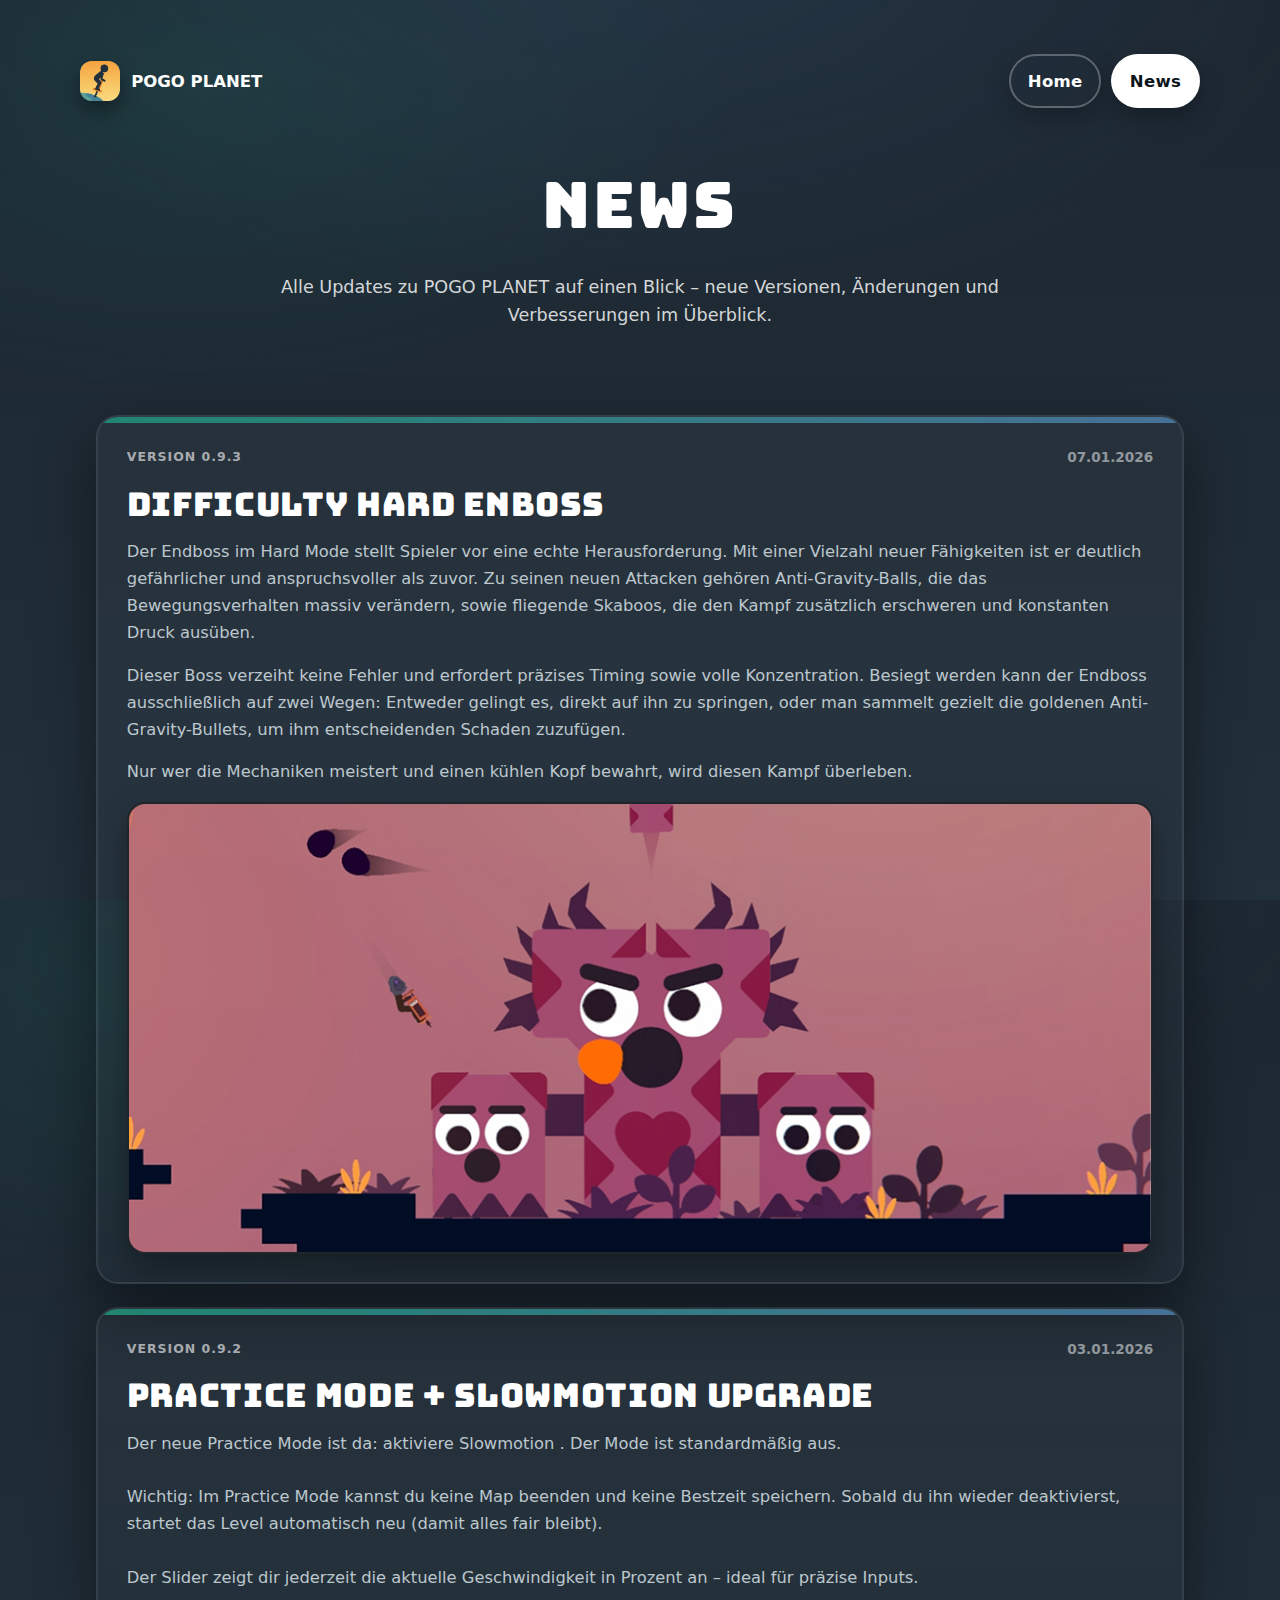
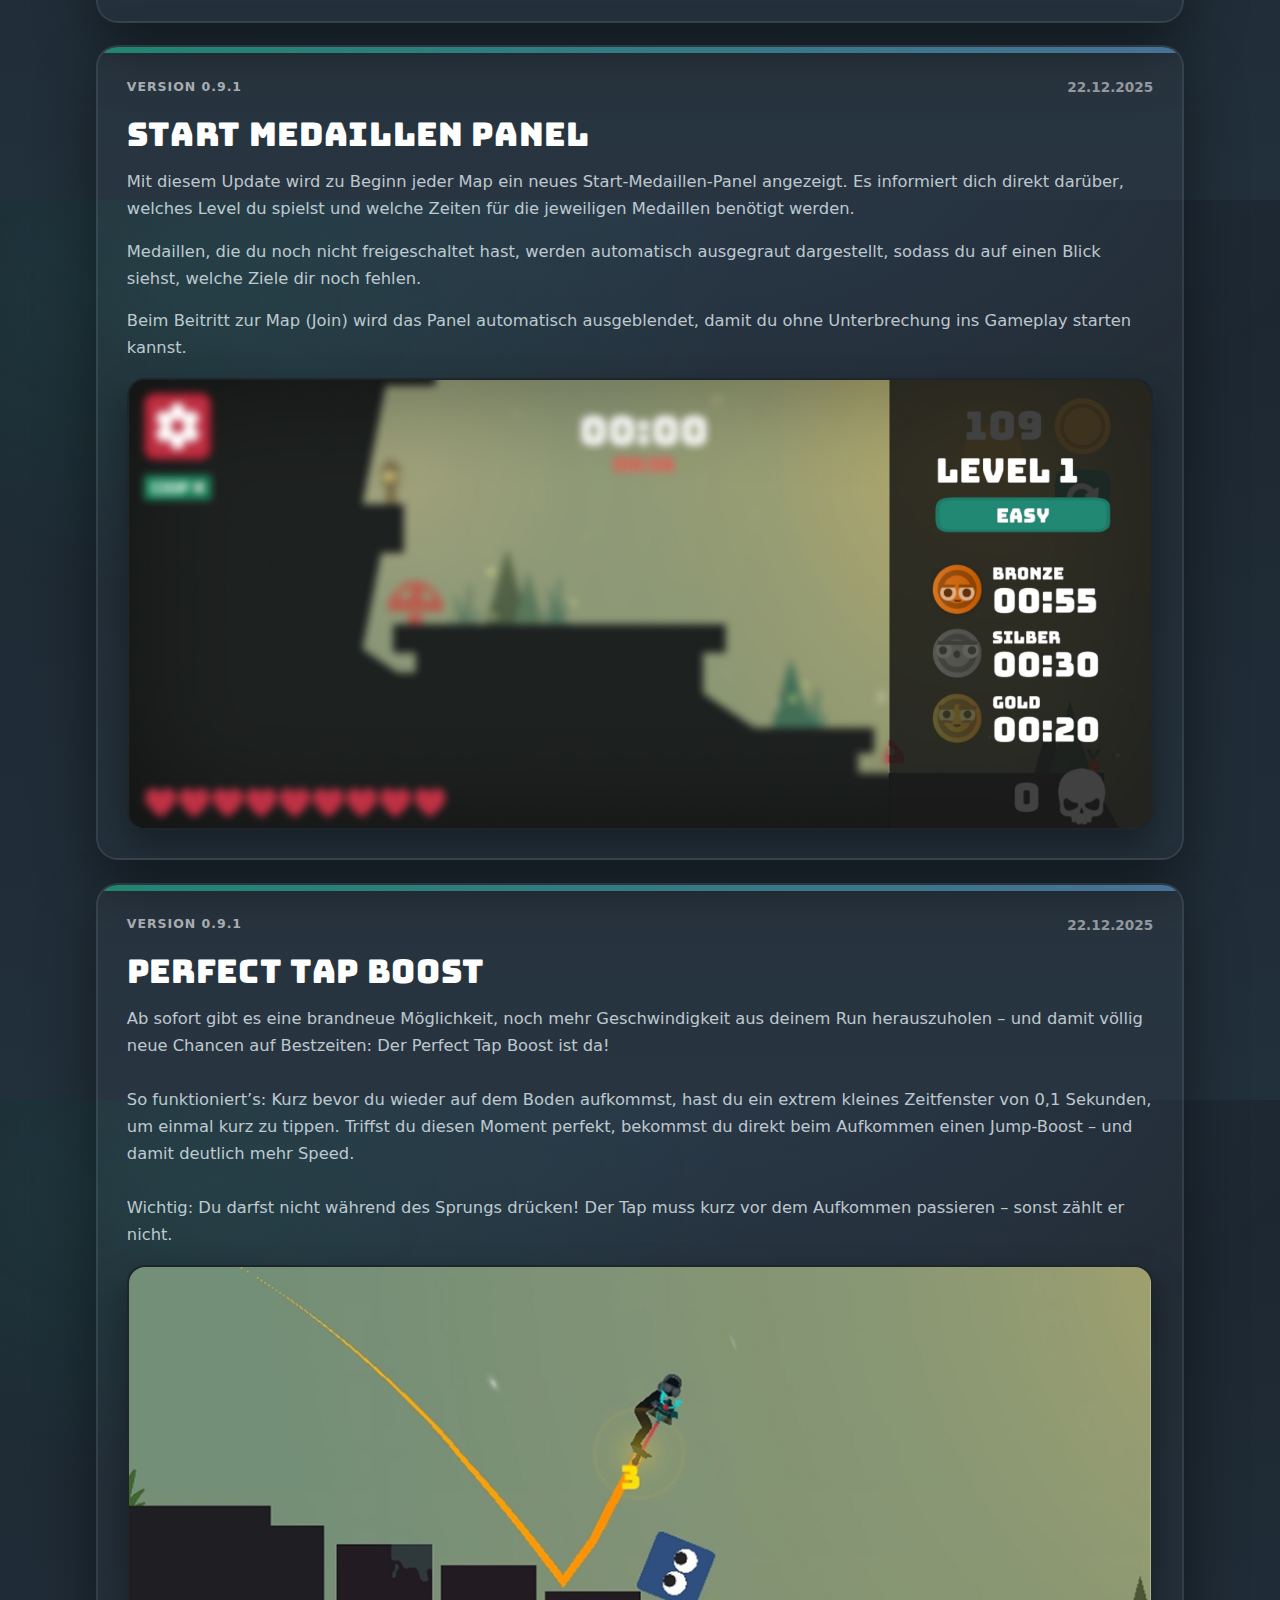
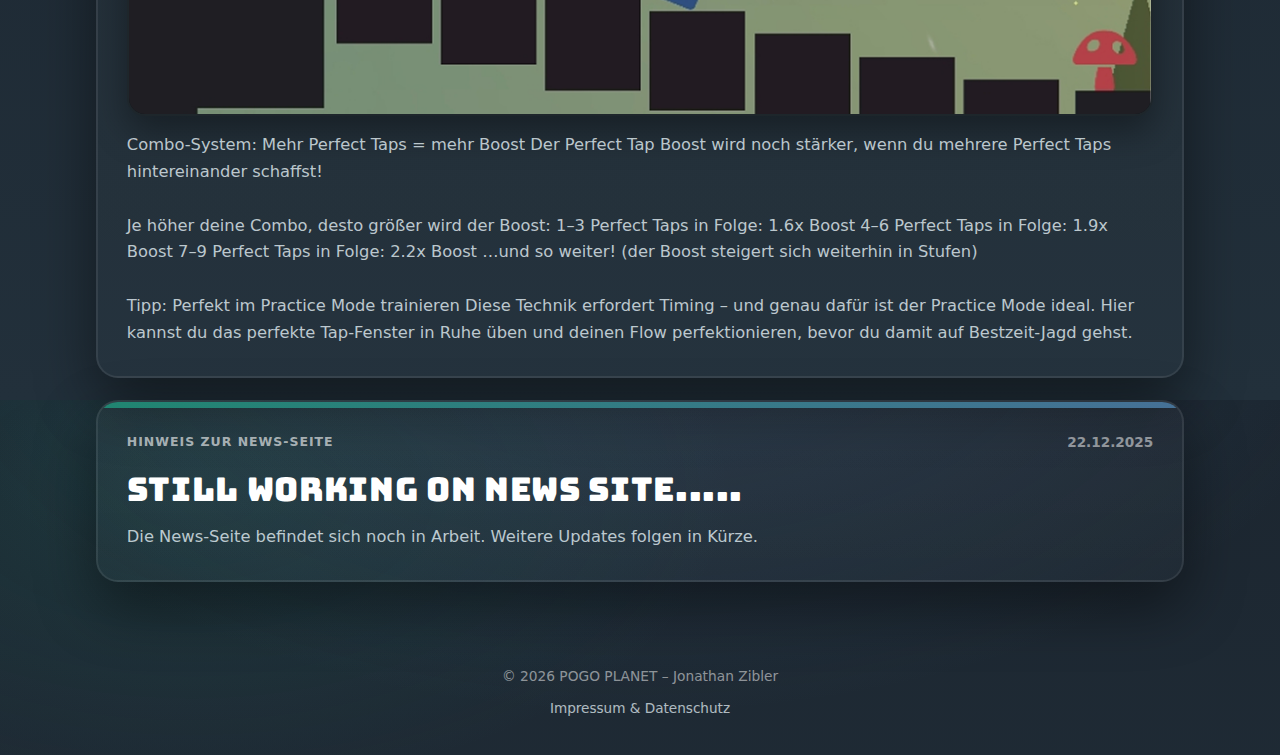
<file: news.html>
<!DOCTYPE html>
<html lang="de" class="no-js">
<head>
  <meta charset="utf-8" />
  <meta name="viewport" content="width=device-width, initial-scale=1, viewport-fit=cover" />
  <title>POGO PLANET – News</title>
  <meta name="description" content="POGO PLANET – News & Updates." />
  <meta name="theme-color" content="#26283B" />
  <meta name="color-scheme" content="dark light" />
  <link rel="icon" href="favicon.svg" type="image/svg+xml">

  <!-- Font -->
  <link rel="preload" href="./Bungee-Regular.ttf" as="font" type="font/ttf" crossorigin>

  <script>
    document.documentElement.classList.replace('no-js', 'js');
  </script>

  <style>
    /* =========================
       FONT
    ========================== */
    @font-face {
      font-family: "Bungee";
      src: url("./Bungee-Regular.ttf") format("truetype");
      font-weight: 400;
      font-style: normal;
      font-display: swap;
    }

    /* =========================
       COLORS (wie Screenshot)
    ========================== */
    :root {
      --bg: #1c2630;               /* Seite Hintergrund */
      --bg-2: #22303b;             /* leichte Variation */
      --card: #0f1b22;             /* Dark Card */
      --card-2: #0b1419;           /* Card Border */
      --ink: #e7f3f8;
      --muted: rgba(231,243,248,.78);
      --headline: #ffffff;
      --accent: #208A74;           /* Pogo Green */
      --accent-2: #48759C;         /* Pogo Blue */
      --shadow: 0 24px 60px rgba(0,0,0,.45);
      --radius: 22px;
      --gutter: clamp(18px, 4vw, 40px);
      --maxw: 1120px;
    }

    * { box-sizing: border-box; }
    html, body { height: 100%; }
    body {
      margin: 0;
      font: clamp(15px, 1.6vw, 16.5px)/1.65 system-ui, -apple-system, Segoe UI, Roboto, Ubuntu, Cantarell, Arial;
      background: radial-gradient(1200px 700px at 50% -120px, rgba(72,117,156,.22), rgba(0,0,0,0) 62%),
                  radial-gradient(900px 500px at 15% 10%, rgba(32,138,116,.16), rgba(0,0,0,0) 60%),
                  linear-gradient(var(--bg), var(--bg-2));
      color: var(--ink);
      -webkit-text-size-adjust: 100%;
      text-rendering: optimizeLegibility;
    }

    a { color: inherit; text-decoration: none; }
    img { max-width: 100%; display: block; }

    .container {
      width: min(var(--maxw), 100% - 2rem);
      margin-inline: auto;
      padding-inline: 1rem;
    }

    /* =========================
       TOPBAR wie deine Hero
    ========================== */
    header.hero {
      padding: clamp(1.6rem, 5vw, 2.6rem) 0 clamp(1.5rem, 5vw, 2.6rem);
      position: relative;
      overflow: hidden;
    }

    .topbar {
      position: sticky;
      top: 0;
      z-index: 60;
      display: flex;
      justify-content: space-between;
      align-items: center;
      gap: 1rem;
      padding: .8rem 0;
      padding-top: max(.8rem, env(safe-area-inset-top));
      transition: background-color .2s ease, backdrop-filter .2s ease, box-shadow .2s ease;
    }

    .topbar.is-sticky {
      backdrop-filter: saturate(140%) blur(12px);
      background: rgba(15, 27, 34, .65);
      box-shadow: 0 8px 26px rgba(0,0,0,.34);
      border-bottom: 1px solid rgba(255,255,255,.10);
    }

    .brand {
      display: flex;
      align-items: center;
      gap: .7rem;
      font-weight: 900;
      color: #fff;
    }

    .brand-mark {
      width: 40px;
      height: 40px;
      border-radius: 12px;
      background: var(--accent-2);
      overflow: hidden;
      box-shadow: 0 10px 18px rgba(0,0,0,.35);
      flex: none;
    }

    .brand-mark img {
      width: 100%;
      height: 100%;
      object-fit: cover;
    }

    nav {
      display: flex;
      gap: .6rem;
      flex-wrap: wrap;
      justify-content: flex-end;
    }

    .btn {
      display: inline-flex;
      align-items: center;
      justify-content: center;
      gap: .55rem;
      padding: .70rem 1.05rem;
      border-radius: 999px;
      font-weight: 900;
      letter-spacing: .02em;
      border: 2px solid transparent;
      box-shadow: 0 10px 24px rgba(0,0,0,.25);
      transition: .2s ease transform, .2s ease box-shadow, .2s ease background;
      white-space: nowrap;
      cursor: pointer;
    }

    .btn--ghost {
      background: transparent;
      border-color: rgba(255,255,255,.28);
      color: #fff;
    }
    .btn--ghost:hover {
      transform: translateY(-2px);
      background: rgba(255,255,255,.06);
    }

    .btn--secondary {
      background: #fff;
      color: #0b1419;
    }
    .btn--secondary:hover { transform: translateY(-2px); }

    /* =========================
       HERO TITLE
    ========================== */
    .hero-title {
      text-align: center;
      margin-top: 2rem;
    }

    .hero-title h1 {
      font-family: "Bungee", system-ui;
      font-weight: 400;
      margin: 0;
      font-size: clamp(2.2rem, 5vw, 4.2rem);
      letter-spacing: .04em;
      color: #ffffff;
      text-transform: uppercase;
    }

    .hero-title p {
      margin: .9rem auto 0;
      max-width: 66ch;
      color: rgba(255,255,255,.82);
      font-size: clamp(1rem, 2.1vw, 1.1rem);
      line-height: 1.6;
    }

    /* =========================
       NEWS LIST (1er Blöcke)
    ========================== */
    main {
      padding: 0 0 clamp(3rem, 7vw, 5rem);
    }

    .news-list {
      display: grid;
      gap: 1.4rem;
      margin-top: clamp(1.8rem, 5vw, 2.8rem);
    }

    .news-card {
      position: relative;
      background: linear-gradient(180deg, rgba(255,255,255,.03), rgba(255,255,255,.015));
      border: 2px solid rgba(255,255,255,.08);
      border-radius: var(--radius);
      box-shadow: var(--shadow);
      overflow: hidden;
    }

    .news-inner {
      padding: clamp(1.2rem, 3vw, 1.8rem);
      display: grid;
      gap: 1rem;
    }

    /* Header-Bereich im Card */
    .news-meta {
      display: flex;
      flex-wrap: wrap;
      align-items: center;
      justify-content: space-between;
      gap: .75rem;
      margin-bottom: .15rem;
    }

    .version {
      font-weight: 900;
      letter-spacing: .08em;
      text-transform: uppercase;
      font-size: .78rem;
      color: rgba(255,255,255,.62);
    }

    .date {
      font-weight: 900;
      font-size: .85rem;
      color: rgba(255,255,255,.50);
    }

    .news-title {
      font-family: "Bungee", system-ui;
      font-weight: 400;
      margin: 0;
      color: var(--headline);
      font-size: clamp(1.4rem, 3vw, 2.05rem);
      letter-spacing: .02em;
      line-height: 1.1;
      text-transform: uppercase;
    }

    .news-text {
      margin: 0;
      color: var(--muted);
      max-width: 100%;
      font-size: 1.02rem;
    }

    /* Bild innerhalb Card */
    .news-media {
      border-radius: 18px;
      overflow: hidden;
      border: 2px solid rgba(255,255,255,.08);
      box-shadow: 0 16px 34px rgba(0,0,0,.35);
      background: #0b1419;
    }

    .news-media img {
      width: 100%;
      height: auto;
      display: block;
      object-fit: cover;
      aspect-ratio: 16/7;
    }

    /* kleine farbige Linie wie Highlight */
    .news-card::before {
      content: "";
      position: absolute;
      inset: 0 auto auto 0;
      width: 100%;
      height: 6px;
      background: linear-gradient(90deg, var(--accent), var(--accent-2));
      opacity: .95;
    }

    /* Hover */
    .news-card:hover {
      transform: translateY(-3px);
      transition: .2s ease transform;
    }

    /* Footer */
    footer {
      text-align: center;
      opacity: .85;
      padding: 2rem 0 2.2rem;
    }

    footer small {
      color: rgba(255,255,255,.70);
    }

    /* Responsive */
    @media (max-width: 640px) {
      nav { width: 100%; justify-content: center; }
      .news-meta { flex-direction: column; align-items: flex-start; }
      .news-media img { aspect-ratio: 16/10; }
    }
  </style>
</head>

<body>

    <!-- ===== HERO / TOPBAR ===== -->
    <header class="hero">
        <div class="container topbar" role="navigation" aria-label="Hauptnavigation">
            <a class="brand" href="index.html">
                <span class="brand-mark" aria-hidden="true">
                    <img src="logo-pp.png" alt="">
                </span>
                <span>POGO PLANET</span>
            </a>

            <nav>
                <a class="btn btn--ghost" href="index.html">Home</a>
                <a class="btn btn--secondary" href="#news">News</a>
            </nav>
        </div>

        <div class="container hero-title">
            <h1>News</h1>
            <p>
                Alle Updates zu POGO PLANET auf einen Blick – neue Versionen, Änderungen und Verbesserungen im Überblick.
            </p>
        </div>
    </header>

    <!-- ===== NEWS CONTENT ===== -->
    <main id="news">
        <div class="container">
            <section class="news-list">

                <!-- ======================
                     NEWS BLOCK 1 (mit Bild)
                ======================= -->
                <article class="news-card">
                    <div class="news-inner">
                        <div class="news-meta">
                            <span class="version">Version 0.9.3</span>
                            <span class="date">07.01.2026</span>
                        </div>

                        <h2 class="news-title">Difficulty Hard Enboss</h2>

                        <p class="news-text">Der Endboss im Hard Mode stellt Spieler vor eine echte Herausforderung. Mit einer Vielzahl neuer Fähigkeiten ist er deutlich gefährlicher und anspruchsvoller als zuvor. Zu seinen neuen Attacken gehören Anti-Gravity-Balls, die das Bewegungsverhalten massiv verändern, sowie fliegende Skaboos, die den Kampf zusätzlich erschweren und konstanten Druck ausüben.&nbsp;</p>
                        <p class="news-text">Dieser Boss verzeiht keine Fehler und erfordert präzises Timing sowie volle Konzentration. Besiegt werden kann der Endboss ausschließlich auf zwei Wegen: Entweder gelingt es, direkt auf ihn zu springen, oder man sammelt gezielt die goldenen Anti-Gravity-Bullets, um ihm entscheidenden Schaden zuzufügen.&nbsp;</p>
                        <p class="news-text">Nur wer die Mechaniken meistert und einen kühlen Kopf bewahrt, wird diesen Kampf überleben.</p>
                        <div class="news-media">
                            <img src="news-1.jpg" alt="Screenshot vom neuen EASY Level Layout">
                        </div>
                    </div>
                </article>

                <!-- ======================
                     NEWS BLOCK 2 (ohne Bild)
                ======================= -->
                <article class="news-card">
                    <div class="news-inner">
                        <div class="news-meta">
                            <span class="version">Version 0.9.2</span>
                            <span class="date">03.01.2026</span>
                        </div>

                        <h2 class="news-title">Practice Mode + Slowmotion Upgrade</h2>

                        <p class="news-text">
                            Der neue Practice Mode ist da: aktiviere Slowmotion . Der Mode ist standardmäßig aus.
                            <br><br>
                            Wichtig: Im Practice Mode kannst du keine Map beenden und keine Bestzeit speichern.
                            Sobald du ihn wieder deaktivierst, startet das Level automatisch neu (damit alles fair bleibt).
                            <br><br>
                            Der Slider zeigt dir jederzeit die aktuelle Geschwindigkeit in Prozent an – ideal für präzise Inputs.
                        </p>
                    </div>
                </article>

                <!-- ======================
                     NEWS BLOCK 3 (mit Bild)
                ======================= -->
                <article class="news-card">
                    <div class="news-inner">
                        <div class="news-meta">
                            <span class="version">Version 0.9.1</span>
                            <span class="date">22.12.2025</span>
                        </div>

                        <h2 class="news-title">Start medaillen Panel</h2>

                        <p class="news-text">Mit diesem Update wird zu Beginn jeder Map ein neues Start-Medaillen-Panel angezeigt. Es informiert dich direkt darüber, welches Level du spielst und welche Zeiten für die jeweiligen Medaillen benötigt werden.&nbsp;</p>
                        <p class="news-text">Medaillen, die du noch nicht freigeschaltet hast, werden automatisch ausgegraut dargestellt, sodass du auf einen Blick siehst, welche Ziele dir noch fehlen.&nbsp;</p>
                        <p class="news-text">Beim Beitritt zur Map (Join) wird das Panel automatisch ausgeblendet, damit du ohne Unterbrechung ins Gameplay starten kannst.</p>
                        <div class="news-media">
                            <img src="news-2.jpg" alt="Screenshot von Fight Mode Arena">
                        </div>
                    </div>
                </article>

                <!-- ======================
                     NEWS BLOCK 4 (mit Bild)
                ======================= -->
                <article class="news-card">
                    <div class="news-inner">
                        <div class="news-meta">
                            <span class="version">Version 0.9.1</span>
                            <span class="date">22.12.2025</span>
                        </div>

                        <h2 class="news-title">Perfect tap boost</h2>

                        <p class="news-text">
                            Ab sofort gibt es eine brandneue Möglichkeit, noch mehr Geschwindigkeit aus deinem Run herauszuholen – und damit völlig neue Chancen auf Bestzeiten:
                            Der Perfect Tap Boost ist da!
                            <br><br>
                            So funktioniert’s:

                            Kurz bevor du wieder auf dem Boden aufkommst, hast du ein extrem kleines Zeitfenster von 0,1 Sekunden, um einmal kurz zu tippen.
                            Triffst du diesen Moment perfekt, bekommst du direkt beim Aufkommen einen Jump-Boost – und damit deutlich mehr Speed.
                            <br><br>
                            Wichtig:
                            Du darfst nicht während des Sprungs drücken!
                            Der Tap muss kurz vor dem Aufkommen passieren – sonst zählt er nicht.
                        </p>

                        <div class="news-media">
                            <img src="news-3.jpg" alt="Screenshot von Fight Mode Arena">
                        </div>

                        <p class="news-text">
                            Combo-System: Mehr Perfect Taps = mehr Boost

                            Der Perfect Tap Boost wird noch stärker, wenn du mehrere Perfect Taps hintereinander schaffst!
                            <br><br>
                            Je höher deine Combo, desto größer wird der Boost:

                            1–3 Perfect Taps in Folge: 1.6x Boost

                            4–6 Perfect Taps in Folge: 1.9x Boost

                            7–9 Perfect Taps in Folge: 2.2x Boost

                            …und so weiter! (der Boost steigert sich weiterhin in Stufen)
                            <br><br>
                            Tipp: Perfekt im Practice Mode trainieren

                            Diese Technik erfordert Timing – und genau dafür ist der Practice Mode ideal.
                            Hier kannst du das perfekte Tap-Fenster in Ruhe üben und deinen Flow perfektionieren, bevor du damit auf Bestzeit-Jagd gehst.
                        </p>

                    </div>
                </article>

                <!-- ======================
                     NEWS BLOCK 4 (mit Bild)
                ======================= -->
                <article class="news-card">
                    <div class="news-inner">
                        <div class="news-meta">
                            <span class="version">Hinweis zur News-Seite</span>
                            <span class="date">22.12.2025</span>
                        </div>

                        <h2 class="news-title">STILL WORKING ON NEWS site.....&nbsp;&nbsp;</h2>

                        <p class="news-text">
                            Die News-Seite befindet sich noch in Arbeit. Weitere Updates folgen in Kürze.
                        </p>



                    </div>
                </article>

            </section>
        </div>
    </main>


    <footer class="section" style="padding-top:0">
        <div class="container" style="text-align:center; opacity:.85">
            <small>© <span id="year"></span> POGO PLANET – Jonathan Zibler</small>
            <div style="margin-top:.5rem; font-size:.85rem">
                <a href="label.html">Impressum &amp; Datenschutz</a>
            </div>
        </div>
    </footer>

    <script>
        // Sticky topbar
        (function () {
            const topbar = document.querySelector('.hero .topbar');
            if (!topbar) return;
            const onScroll = () => topbar.classList.toggle('is-sticky', window.scrollY > 10);
            addEventListener('scroll', onScroll, { passive: true });
            addEventListener('resize', onScroll);
            onScroll();
        })();

        // Footer Jahr
        (function () {
            const year = document.getElementById('year');
            if (year) year.textContent = new Date().getFullYear();
        })();
    </script>

</body>
</html>
</file>
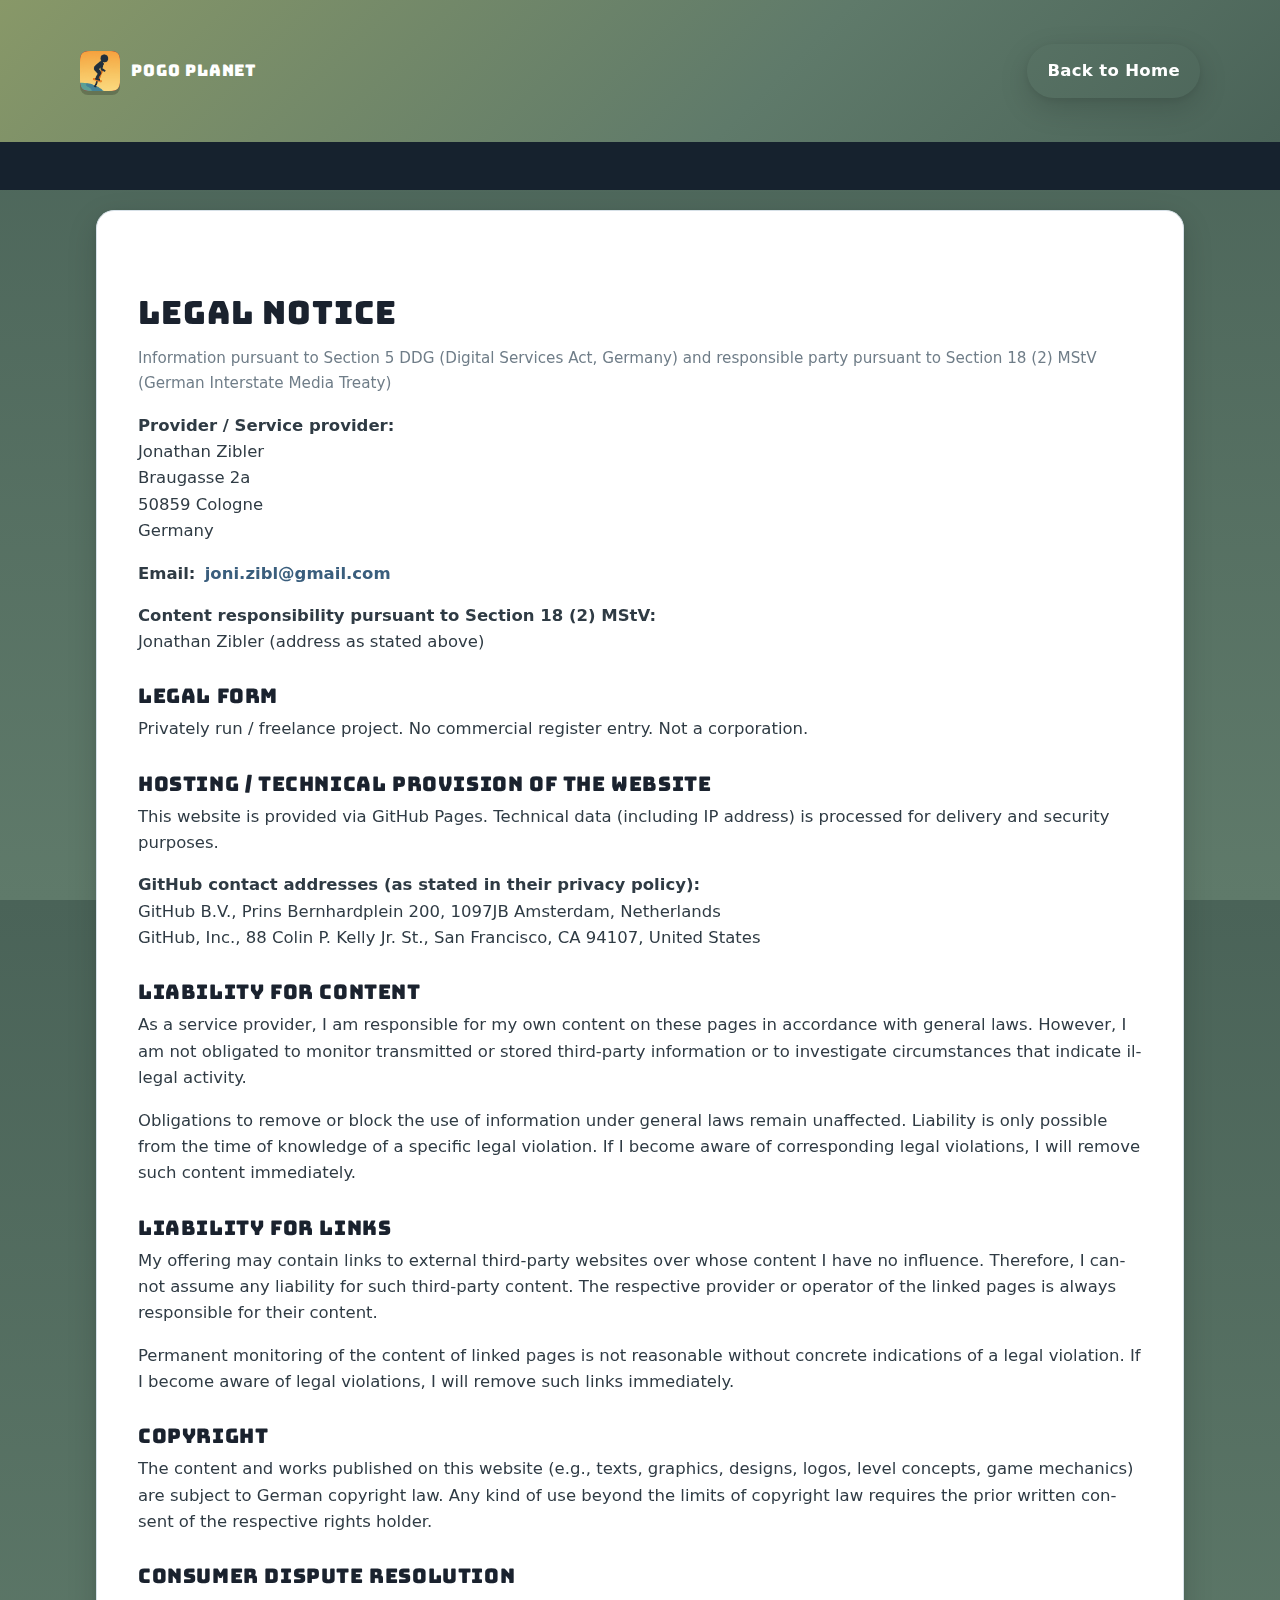
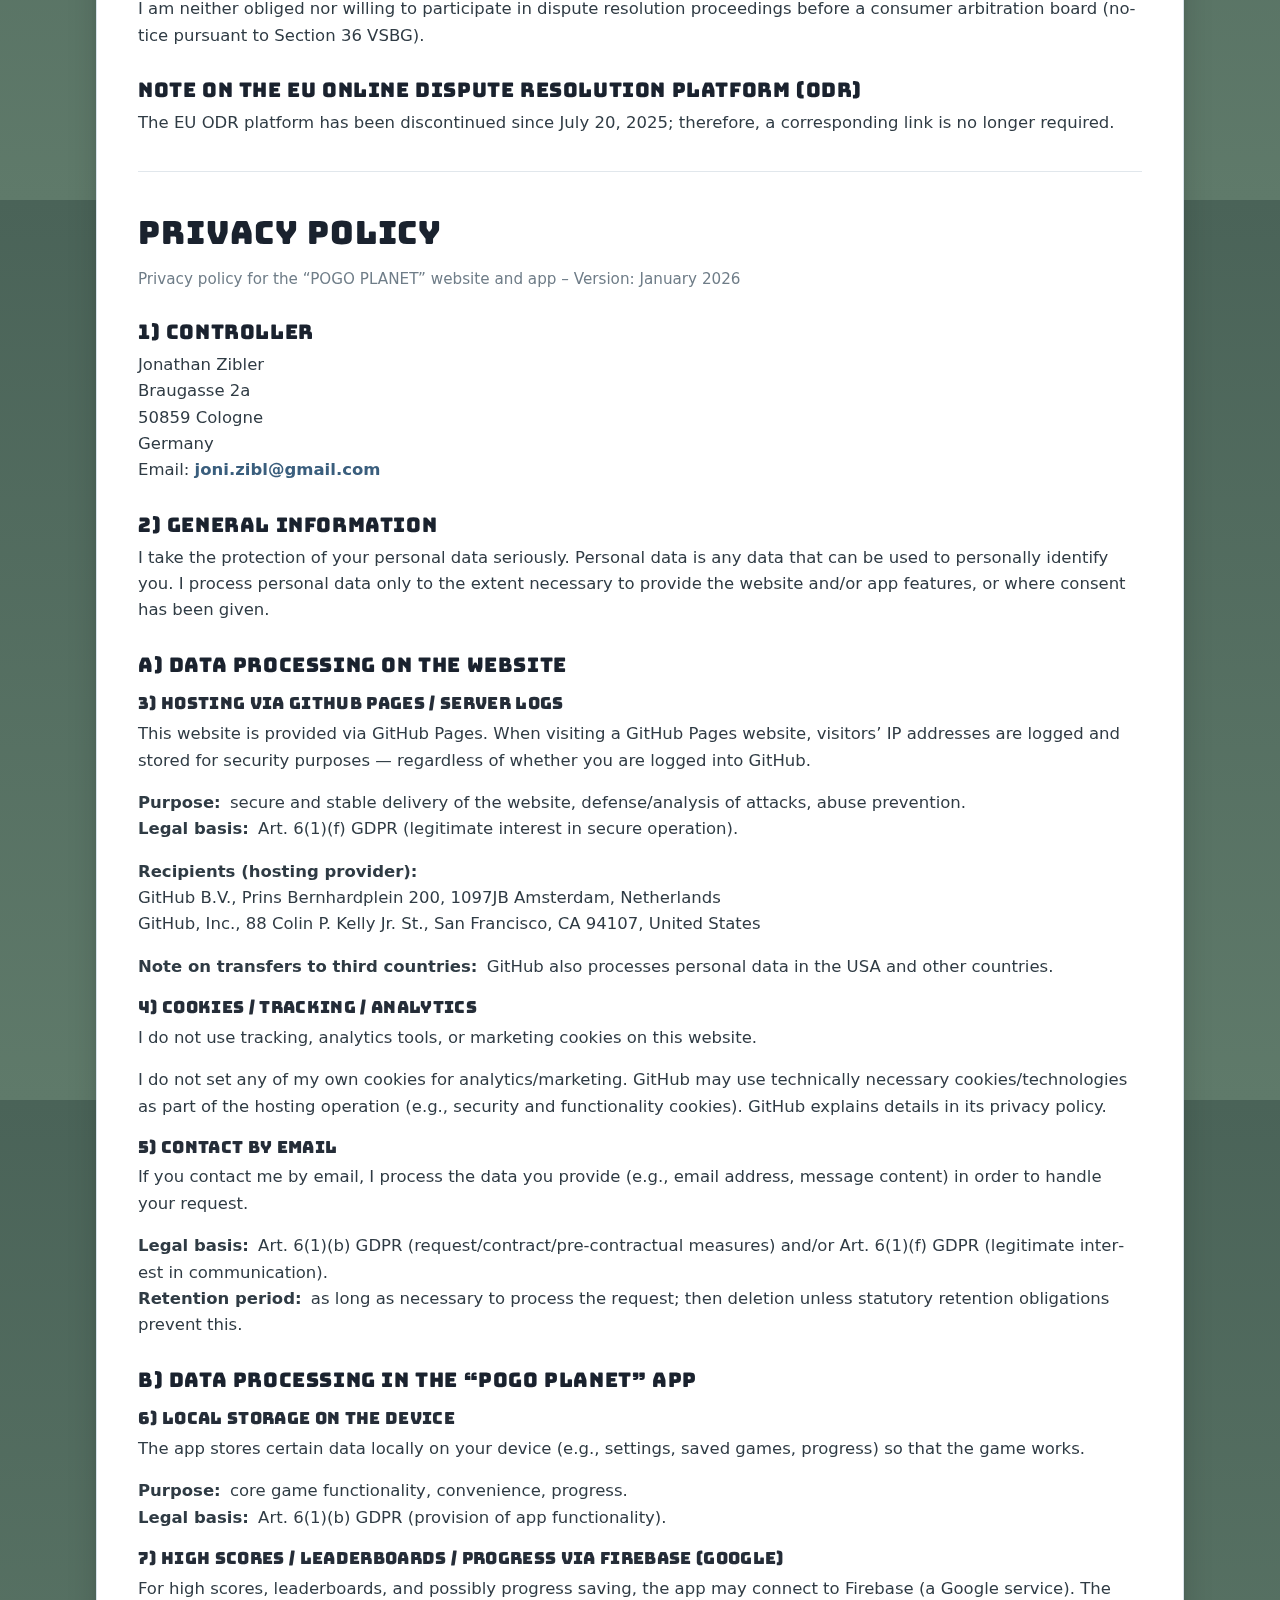
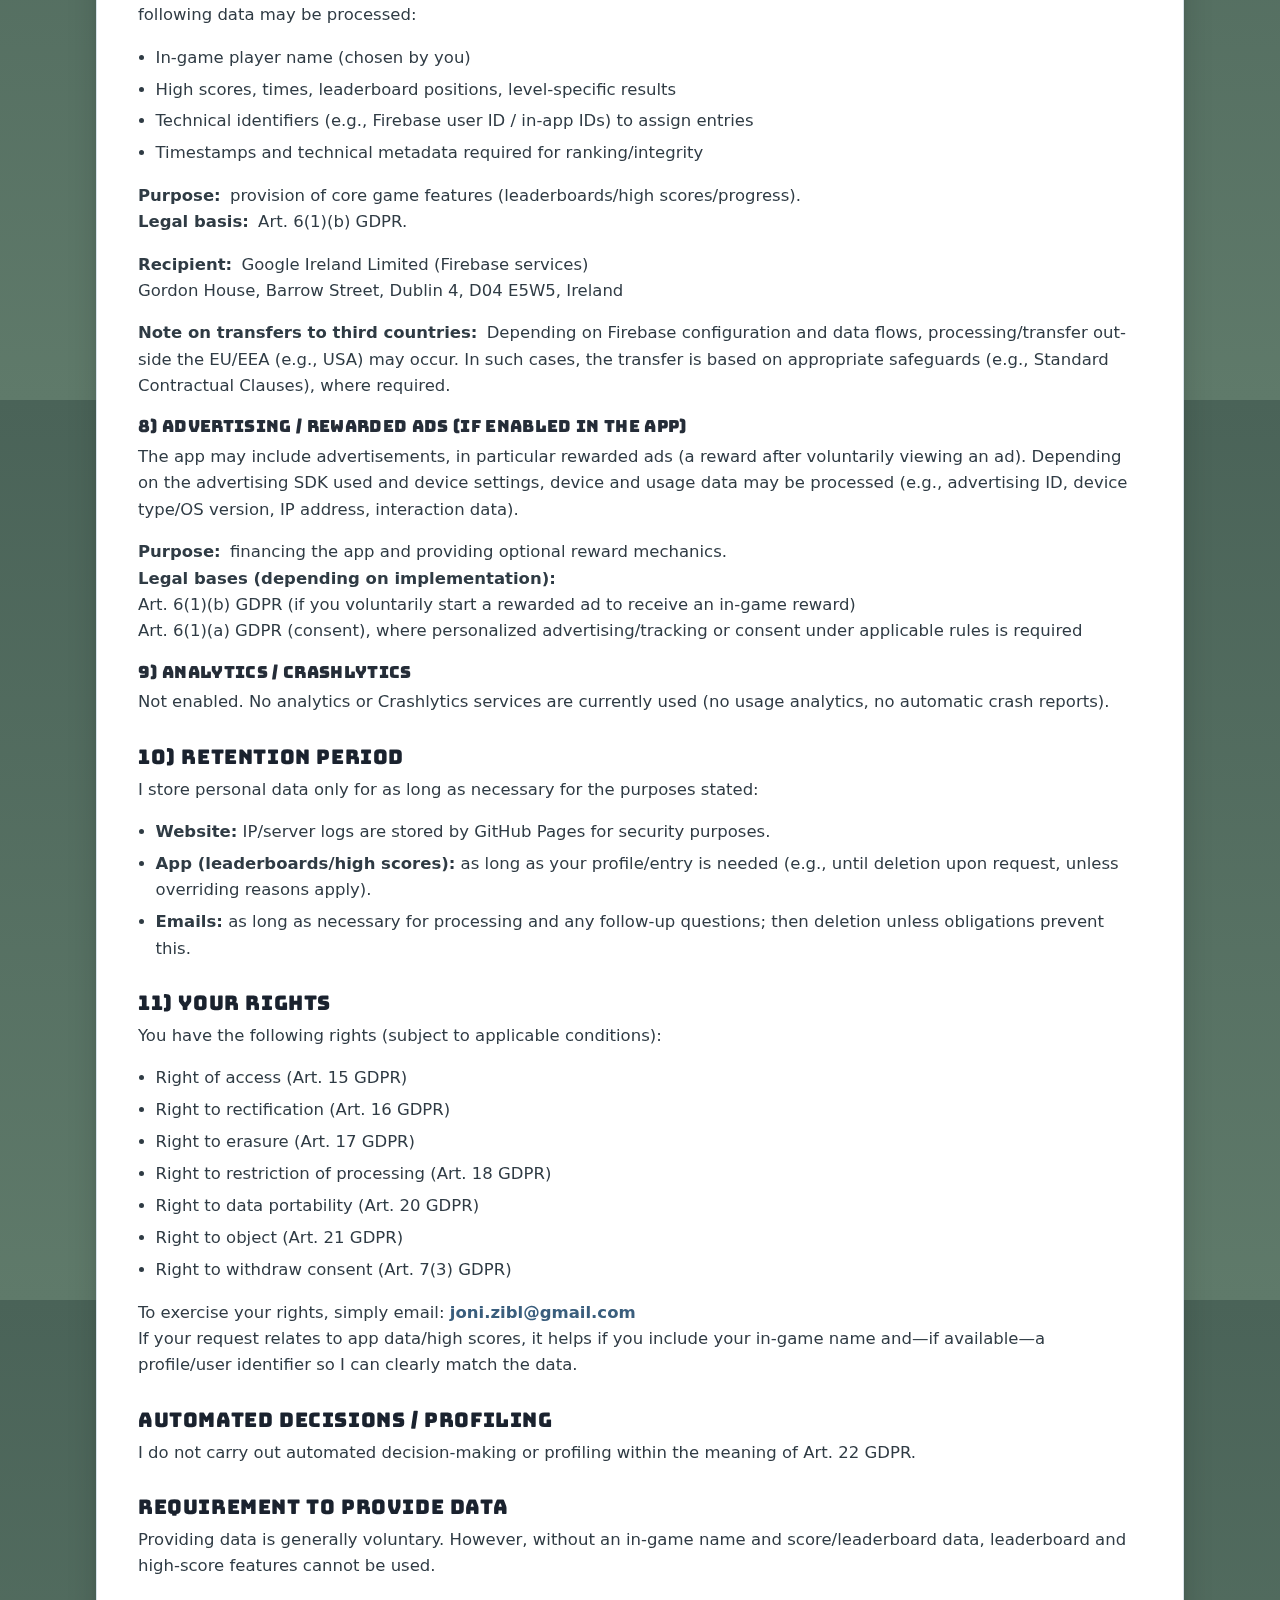
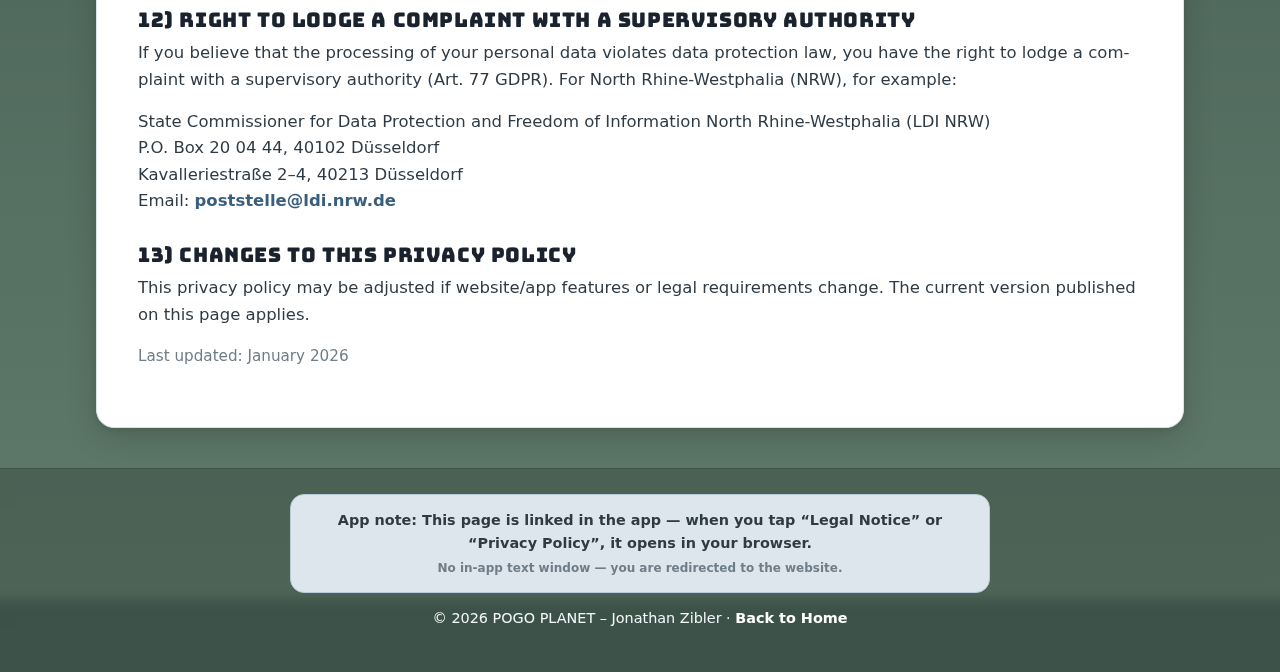
<file: pages/legal.html>
<!DOCTYPE html>
<html lang="en" class="no-js">

<head>
  <meta charset="utf-8" />
  <meta name="viewport" content="width=device-width, initial-scale=1, viewport-fit=cover" />
  <title>POGO PLANET – Legal Notice & Privacy Policy</title>
  <meta name="description" content="Legal notice and privacy policy for the POGO PLANET website and app." />
  <meta name="theme-color" content="#BE3144" />
  <meta name="color-scheme" content="light dark" />
  <link rel="icon" href="../assets/img/favicon.svg" type="image/svg+xml">

  <!-- Fonts -->
  <link rel="preload" href="../assets/fonts/Bungee-Regular.ttf" as="font" type="font/ttf" crossorigin>

  <!-- Styles -->
  <link rel="stylesheet" href="../styles/main.css">
  <link rel="stylesheet" href="../styles/components/header.css">
  <link rel="stylesheet" href="../styles/components/buttons.css">
  <link rel="stylesheet" href="../styles/components/cards.css">
  <link rel="stylesheet" href="../styles/components/footer.css">
  <link rel="stylesheet" href="../styles/pages/legal.css">

  <!-- Scripts -->
  <script src="../scripts/main.js" defer></script>
</head>

<body>

  <header class="hero">
    <div class="container topbar" role="navigation" aria-label="Main navigation">
      <a class="brand" href="../index.html">
        <span class="brand-mark" aria-hidden="true">
          <img src="../assets/img/logo-pp.png" alt="">
        </span>
        <span>POGO PLANET</span>
      </a>

      <nav>
        <a class="btn" href="../index.html">Back to Home</a>
      </nav>
    </div>
  </header>

  <main>
    <div class="container legal-wrap">
      <div class="card">

        <!-- LEGAL NOTICE -->
        <section aria-labelledby="impressum-heading">
          <h2 id="impressum-heading">Legal Notice</h2>

          <p class="meta">
            Information pursuant to Section 5 DDG (Digital Services Act, Germany) and responsible party pursuant to
            Section 18 (2) MStV (German Interstate Media Treaty)
          </p>

          <p>
            <span class="label">Provider / Service provider:</span><br>
            Jonathan Zibler<br>
            Braugasse 2a<br>
            50859 Cologne<br>
            Germany
          </p>

          <p>
            <span class="label">Email:</span>
            <a href="mailto:joni.zibl@gmail.com">joni.zibl@gmail.com</a>
          </p>

          <p>
            <span class="label">Content responsibility pursuant to Section 18 (2) MStV:</span><br>
            Jonathan Zibler (address as stated above)
          </p>

          <h3>Legal form</h3>
          <p>
            Privately run / freelance project. No commercial register entry. Not a corporation.
          </p>

          <h3>Hosting / technical provision of the website</h3>
          <p>
            This website is provided via GitHub Pages. Technical data (including IP address) is processed for delivery
            and security purposes.
          </p>
          <p>
            <span class="label">GitHub contact addresses (as stated in their privacy policy):</span><br>
            GitHub B.V., Prins Bernhardplein 200, 1097JB Amsterdam, Netherlands<br>
            GitHub, Inc., 88 Colin P. Kelly Jr. St., San Francisco, CA 94107, United States
          </p>

          <h3>Liability for content</h3>
          <p>
            As a service provider, I am responsible for my own content on these pages in accordance with general laws.
            However, I am not obligated to monitor transmitted or stored third-party information or to investigate
            circumstances
            that indicate illegal activity.
          </p>
          <p>
            Obligations to remove or block the use of information under general laws remain unaffected.
            Liability is only possible from the time of knowledge of a specific legal violation.
            If I become aware of corresponding legal violations, I will remove such content immediately.
          </p>

          <h3>Liability for links</h3>
          <p>
            My offering may contain links to external third-party websites over whose content I have no influence.
            Therefore, I cannot assume any liability for such third-party content. The respective provider or operator
            of the linked
            pages is always responsible for their content.
          </p>
          <p>
            Permanent monitoring of the content of linked pages is not reasonable without concrete indications of a
            legal violation.
            If I become aware of legal violations, I will remove such links immediately.
          </p>

          <h3>Copyright</h3>
          <p>
            The content and works published on this website (e.g., texts, graphics, designs, logos, level concepts,
            game mechanics) are subject to German copyright law. Any kind of use beyond the limits of copyright law
            requires the prior written consent of the respective rights holder.
          </p>

          <h3>Consumer dispute resolution</h3>
          <p>
            I am neither obliged nor willing to participate in dispute resolution proceedings before a consumer
            arbitration board
            (notice pursuant to Section 36 VSBG).
          </p>

          <h3>Note on the EU Online Dispute Resolution platform (ODR)</h3>
          <p>
            The EU ODR platform has been discontinued since July 20, 2025; therefore, a corresponding link is no longer
            required.
          </p>
        </section>

        <hr>

        <!-- PRIVACY POLICY -->
        <section aria-labelledby="datenschutz-heading">
          <h2 id="datenschutz-heading">Privacy Policy</h2>

          <p class="meta">
            Privacy policy for the “POGO PLANET” website and app – Version: January 2026
          </p>

          <h3>1) Controller</h3>
          <p>
            Jonathan Zibler<br>
            Braugasse 2a<br>
            50859 Cologne<br>
            Germany<br>
            Email: <a href="mailto:joni.zibl@gmail.com">joni.zibl@gmail.com</a>
          </p>

          <h3>2) General information</h3>
          <p>
            I take the protection of your personal data seriously. Personal data is any data that can be used to
            personally
            identify you. I process personal data only to the extent necessary to provide the website and/or
            app features, or where consent has been given.
          </p>

          <h3>A) Data processing on the website</h3>

          <h4>3) Hosting via GitHub Pages / server logs</h4>
          <p>
            This website is provided via GitHub Pages. When visiting a GitHub Pages website, visitors’ IP addresses are
            logged
            and stored for security purposes — regardless of whether you are logged into GitHub.
          </p>
          <p>
            <span class="label">Purpose:</span> secure and stable delivery of the website, defense/analysis of attacks,
            abuse prevention.<br>
            <span class="label">Legal basis:</span> Art. 6(1)(f) GDPR (legitimate interest in secure operation).
          </p>
          <p>
            <span class="label">Recipients (hosting provider):</span><br>
            GitHub B.V., Prins Bernhardplein 200, 1097JB Amsterdam, Netherlands<br>
            GitHub, Inc., 88 Colin P. Kelly Jr. St., San Francisco, CA 94107, United States
          </p>
          <p>
            <span class="label">Note on transfers to third countries:</span>
            GitHub also processes personal data in the USA and other countries.
          </p>

          <h4>4) Cookies / tracking / analytics</h4>
          <p>
            I do not use tracking, analytics tools, or marketing cookies on this website.
          </p>
          <p>
            I do not set any of my own cookies for analytics/marketing. GitHub may use technically necessary
            cookies/technologies
            as part of the hosting operation (e.g., security and functionality cookies). GitHub explains details in its
            privacy policy.
          </p>

          <h4>5) Contact by email</h4>
          <p>
            If you contact me by email, I process the data you provide (e.g., email address, message content) in order
            to
            handle your request.
          </p>
          <p>
            <span class="label">Legal basis:</span> Art. 6(1)(b) GDPR (request/contract/pre-contractual measures)
            and/or Art. 6(1)(f) GDPR (legitimate interest in communication).<br>
            <span class="label">Retention period:</span> as long as necessary to process the request; then deletion
            unless
            statutory retention obligations prevent this.
          </p>

          <h3>B) Data processing in the “POGO PLANET” app</h3>

          <h4>6) Local storage on the device</h4>
          <p>
            The app stores certain data locally on your device (e.g., settings, saved games, progress) so that the game
            works.
          </p>
          <p>
            <span class="label">Purpose:</span> core game functionality, convenience, progress.<br>
            <span class="label">Legal basis:</span> Art. 6(1)(b) GDPR (provision of app functionality).
          </p>

          <h4>7) High scores / leaderboards / progress via Firebase (Google)</h4>
          <p>
            For high scores, leaderboards, and possibly progress saving, the app may connect to Firebase (a Google
            service).
            The following data may be processed:
          </p>
          <ul>
            <li>In-game player name (chosen by you)</li>
            <li>High scores, times, leaderboard positions, level-specific results</li>
            <li>Technical identifiers (e.g., Firebase user ID / in-app IDs) to assign entries</li>
            <li>Timestamps and technical metadata required for ranking/integrity</li>
          </ul>
          <p>
            <span class="label">Purpose:</span> provision of core game features (leaderboards/high scores/progress).<br>
            <span class="label">Legal basis:</span> Art. 6(1)(b) GDPR.
          </p>
          <p>
            <span class="label">Recipient:</span> Google Ireland Limited (Firebase services)<br>
            Gordon House, Barrow Street, Dublin 4, D04 E5W5, Ireland
          </p>
          <p>
            <span class="label">Note on transfers to third countries:</span>
            Depending on Firebase configuration and data flows, processing/transfer outside the EU/EEA (e.g., USA) may
            occur.
            In such cases, the transfer is based on appropriate safeguards (e.g., Standard Contractual Clauses), where
            required.
          </p>

          <h4>8) Advertising / rewarded ads (if enabled in the app)</h4>
          <p>
            The app may include advertisements, in particular rewarded ads (a reward after voluntarily viewing an ad).
            Depending on the advertising SDK used and device settings, device and usage data may be processed
            (e.g., advertising ID, device type/OS version, IP address, interaction data).
          </p>
          <p>
            <span class="label">Purpose:</span> financing the app and providing optional reward mechanics.<br>
            <span class="label">Legal bases (depending on implementation):</span><br>
            Art. 6(1)(b) GDPR (if you voluntarily start a rewarded ad to receive an in-game reward)<br>
            Art. 6(1)(a) GDPR (consent), where personalized advertising/tracking or consent under applicable rules is
            required
          </p>

          <h4>9) Analytics / Crashlytics</h4>
          <p>
            Not enabled. No analytics or Crashlytics services are currently used (no usage analytics, no automatic crash
            reports).
          </p>

          <h3>10) Retention period</h3>
          <p>
            I store personal data only for as long as necessary for the purposes stated:
          </p>
          <ul>
            <li><strong>Website:</strong> IP/server logs are stored by GitHub Pages for security purposes.</li>
            <li><strong>App (leaderboards/high scores):</strong> as long as your profile/entry is needed (e.g., until
              deletion upon request, unless overriding reasons apply).</li>
            <li><strong>Emails:</strong> as long as necessary for processing and any follow-up questions; then deletion
              unless obligations prevent this.</li>
          </ul>

          <h3>11) Your rights</h3>
          <p>You have the following rights (subject to applicable conditions):</p>
          <ul>
            <li>Right of access (Art. 15 GDPR)</li>
            <li>Right to rectification (Art. 16 GDPR)</li>
            <li>Right to erasure (Art. 17 GDPR)</li>
            <li>Right to restriction of processing (Art. 18 GDPR)</li>
            <li>Right to data portability (Art. 20 GDPR)</li>
            <li>Right to object (Art. 21 GDPR)</li>
            <li>Right to withdraw consent (Art. 7(3) GDPR)</li>
          </ul>
          <p>
            To exercise your rights, simply email:
            <a href="mailto:joni.zibl@gmail.com">joni.zibl@gmail.com</a><br>
            If your request relates to app data/high scores, it helps if you include your in-game name and—if
            available—a profile/user
            identifier so I can clearly match the data.
          </p>

          <h3>Automated decisions / profiling</h3>
          <p>
            I do not carry out automated decision-making or profiling within the meaning of Art. 22 GDPR.
          </p>

          <h3>Requirement to provide data</h3>
          <p>
            Providing data is generally voluntary. However, without an in-game name and score/leaderboard data,
            leaderboard and high-score features cannot be used.
          </p>

          <h3>12) Right to lodge a complaint with a supervisory authority</h3>
          <p>
            If you believe that the processing of your personal data violates data protection law, you have the right to
            lodge a
            complaint with a supervisory authority (Art. 77 GDPR). For North Rhine-Westphalia (NRW), for example:
          </p>
          <p>
            State Commissioner for Data Protection and Freedom of Information North Rhine-Westphalia (LDI NRW)<br>
            P.O. Box 20 04 44, 40102 Düsseldorf<br>
            Kavalleriestraße 2–4, 40213 Düsseldorf<br>
            Email: <a href="mailto:poststelle@ldi.nrw.de">poststelle@ldi.nrw.de</a>
          </p>

          <h3>13) Changes to this privacy policy</h3>
          <p>
            This privacy policy may be adjusted if website/app features or legal requirements change.
            The current version published on this page applies.
          </p>

          <p class="meta">Last updated: January 2026</p>
        </section>

      </div>
    </div>
  </main>

  <footer class="footer">
    <div class="container footer-stack">

      <!-- NOTE AT THE VERY BOTTOM (as requested) -->
      <span class="notice">
        App note: This page is linked in the app — when you tap “Legal Notice” or “Privacy Policy”, it opens in your
        browser.
        <small>No in-app text window — you are redirected to the website.</small>
      </span>

      <div>
        © <span id="year"></span> POGO PLANET – Jonathan Zibler ·
        <a href="../index.html">Back to Home</a>
      </div>

    </div>
  </footer>
</body>

</html>
</file>
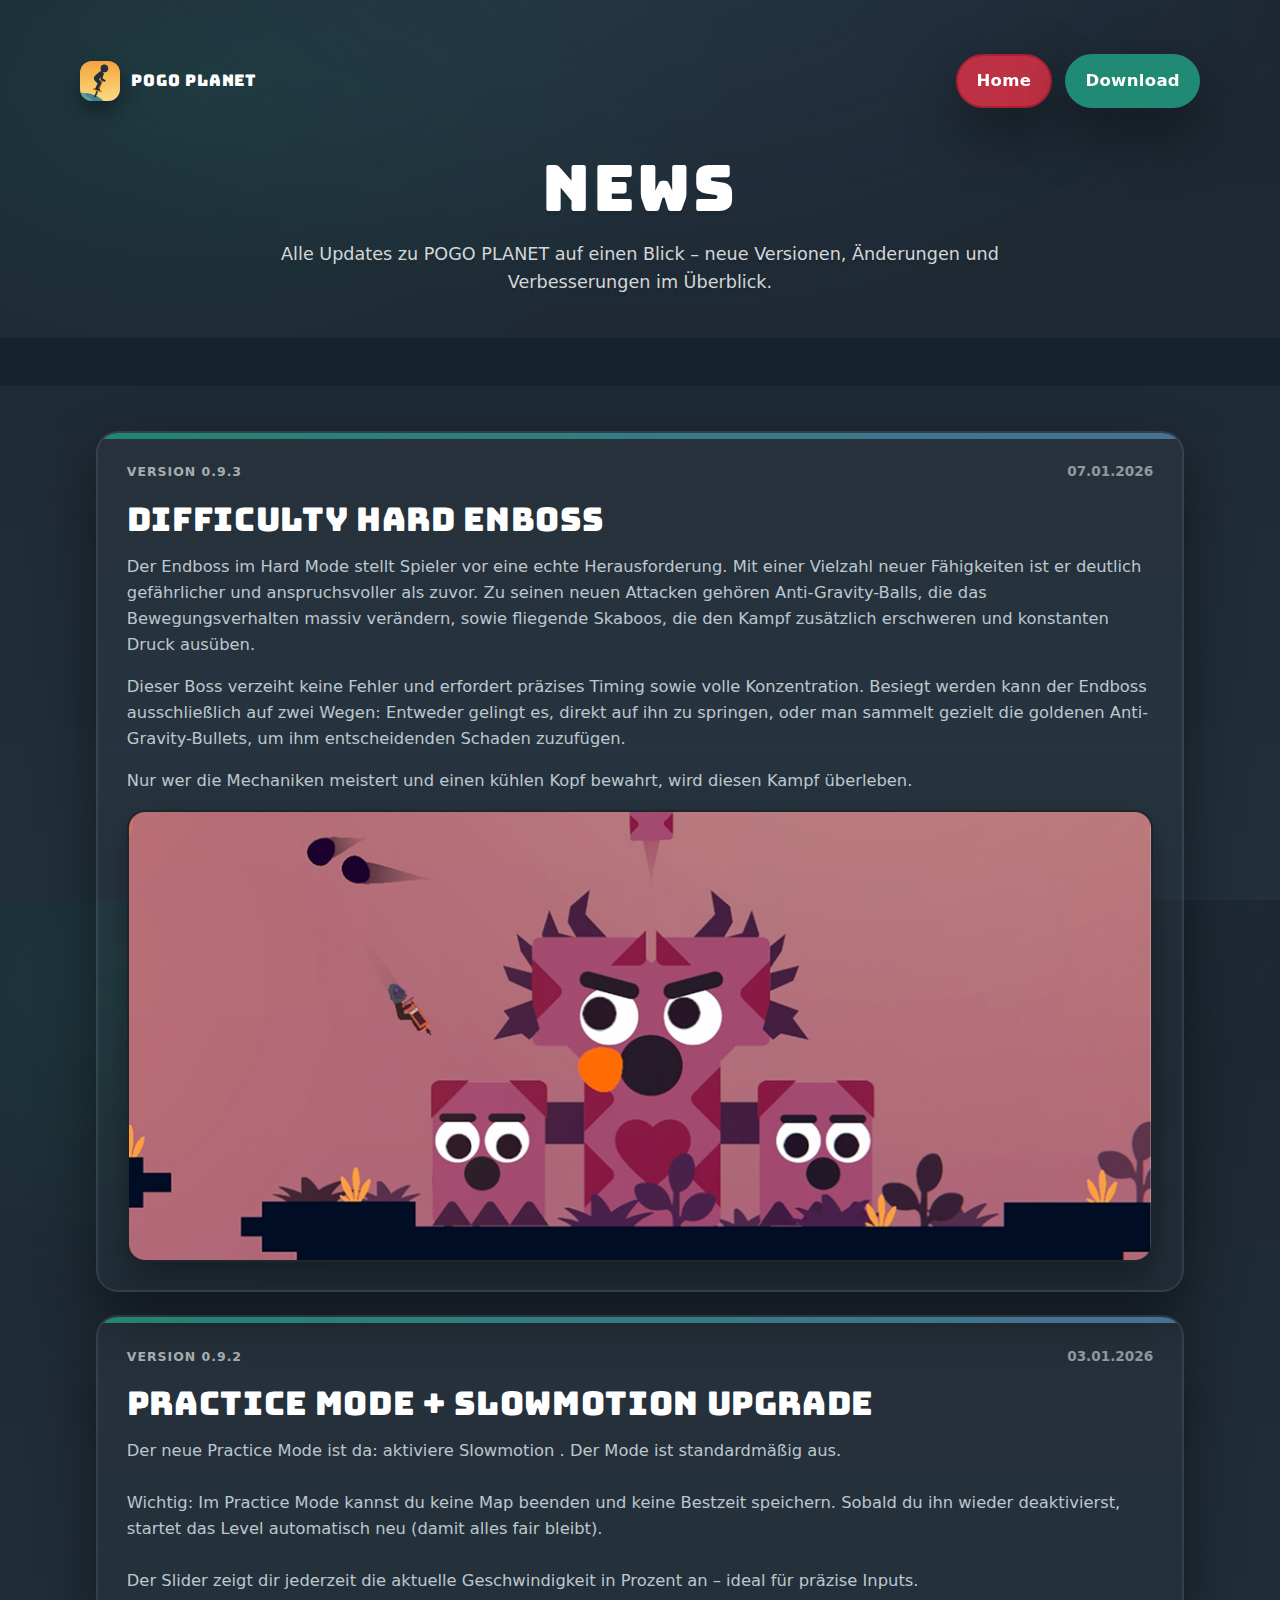
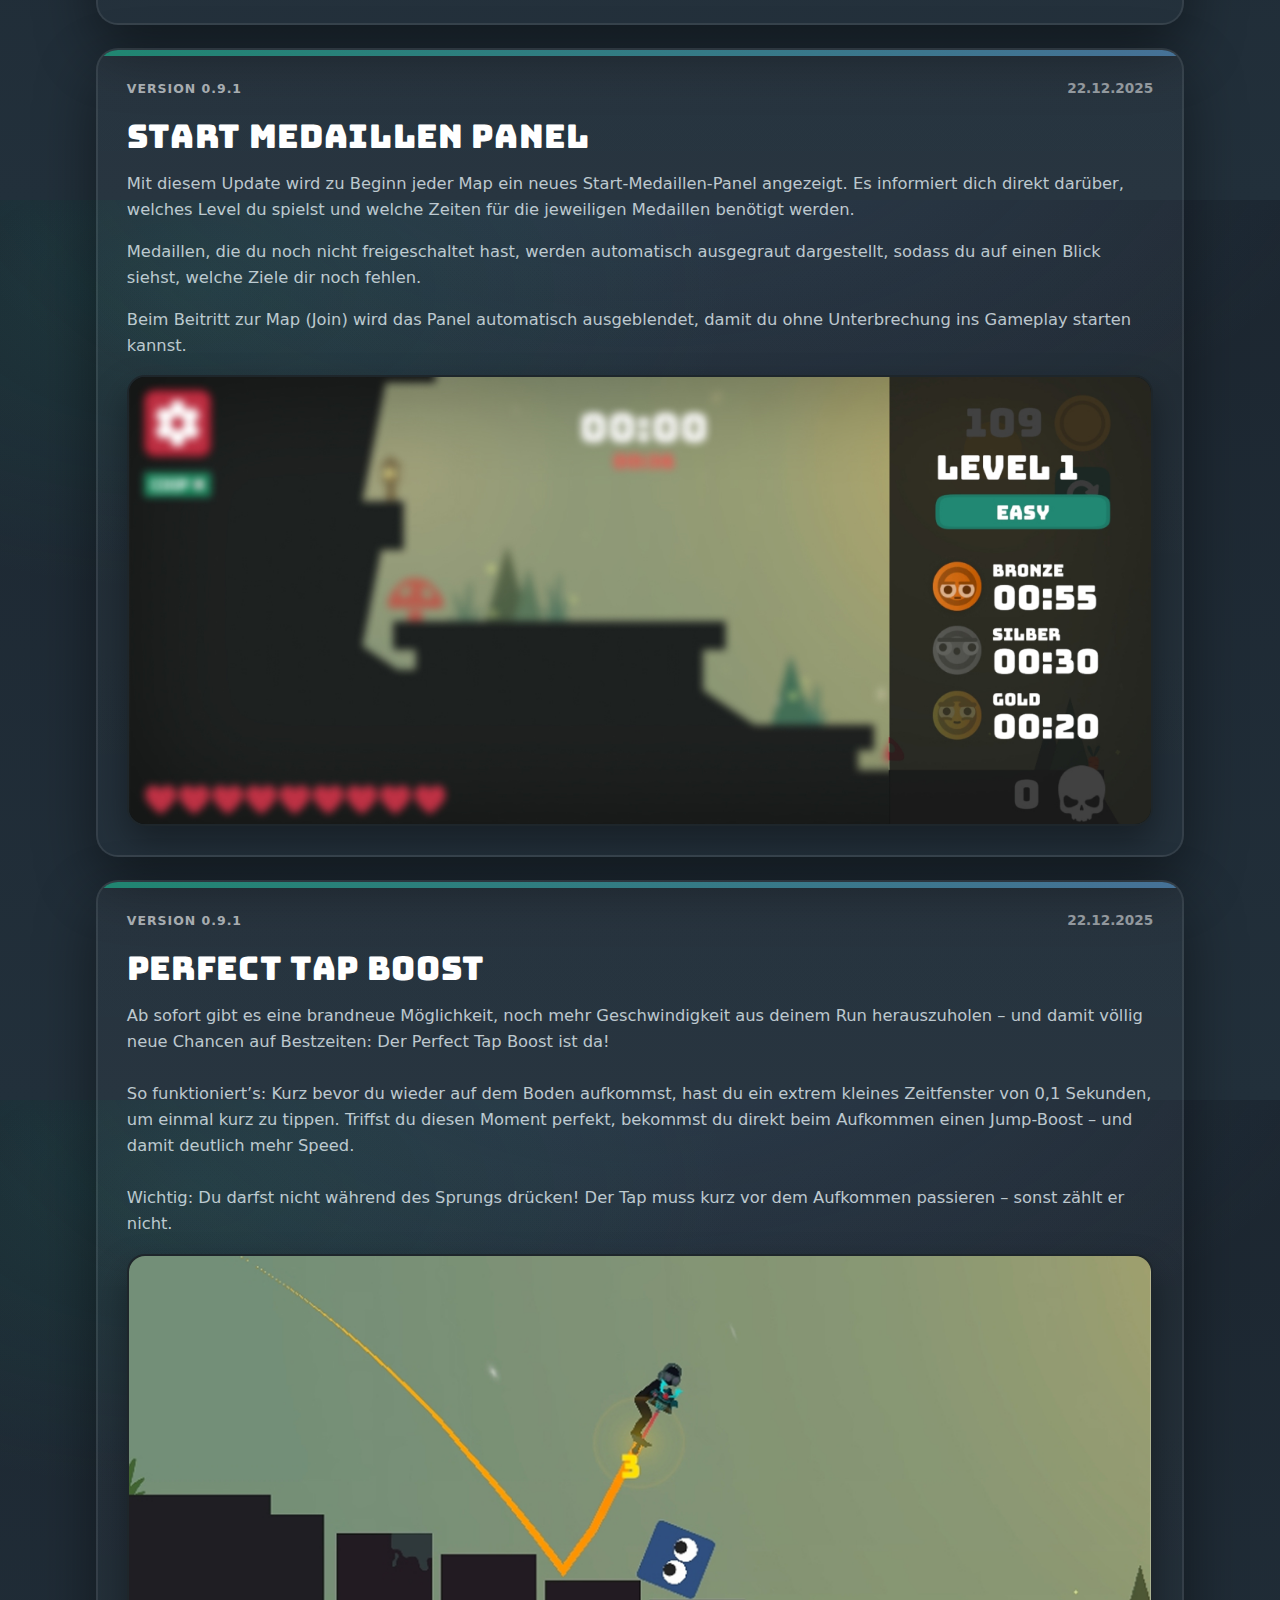
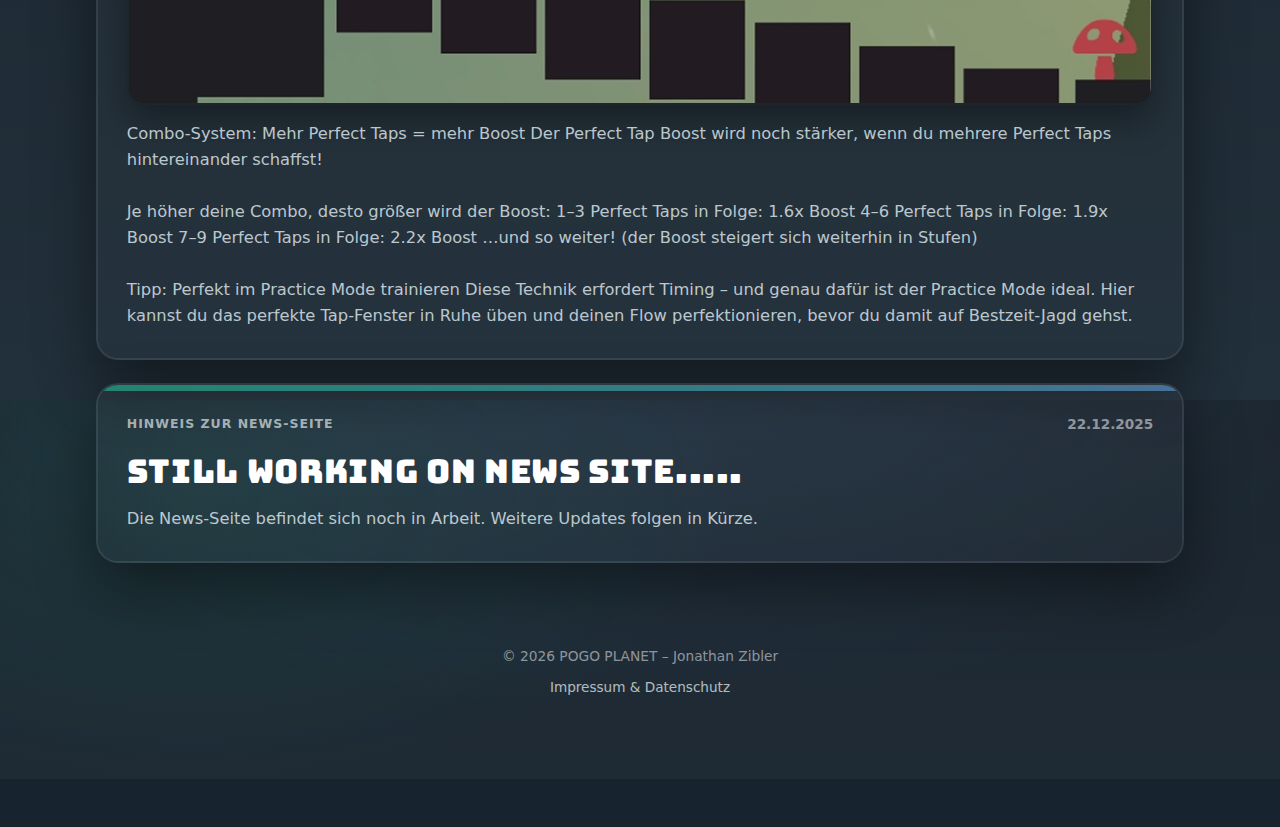
<file: pages/news.html>
<!DOCTYPE html>
<html lang="de" class="no-js">

<head>
    <meta charset="utf-8" />
    <meta name="viewport" content="width=device-width, initial-scale=1, viewport-fit=cover" />
    <title>POGO PLANET – News</title>
    <meta name="description" content="POGO PLANET – News & Updates." />
    <meta name="theme-color" content="#26283B" />
    <meta name="color-scheme" content="dark light" />
    <link rel="icon" href="../assets/img/favicon.svg" type="image/svg+xml">

    <!-- Fonts -->
    <link rel="preload" href="../assets/fonts/Bungee-Regular.ttf" as="font" type="font/ttf" crossorigin>

    <!-- Styles -->
    <link rel="stylesheet" href="../styles/main.css">
    <link rel="stylesheet" href="../styles/components/header.css">
    <link rel="stylesheet" href="../styles/components/buttons.css">
    <link rel="stylesheet" href="../styles/components/cards.css">
    <link rel="stylesheet" href="../styles/pages/news.css">

    <!-- Scripts -->
    <script src="../scripts/main.js" defer></script>
</head>

<body>

    <!-- ===== HERO / TOPBAR ===== -->
    <header class="hero">
        <div class="container topbar" role="navigation" aria-label="Hauptnavigation">
            <a class="brand" href="../index.html">
                <span class="brand-mark" aria-hidden="true">
                    <img src="../assets/img/logo-pp.png" alt="">
                </span>
                <span>POGO PLANET</span>
            </a>

            <nav>
                <a class="btn btn--ghost" href="../index.html">Home</a>
                <a class="btn btn--primary"
                    href="https://play.google.com/store/apps/details?id=com.jonathanzibler.pogoplanet" target="_blank"
                    rel="noopener">Download</a>
            </nav>
        </div>

        <div class="container hero-title">
            <h1>News</h1>
            <p>
                Alle Updates zu POGO PLANET auf einen Blick – neue Versionen, Änderungen und Verbesserungen im
                Überblick.
            </p>
        </div>
    </header>

    <!-- ===== NEWS CONTENT ===== -->
    <main id="news">
        <div class="container">
            <section class="news-list">

                <!-- ======================
                     NEWS BLOCK 1 (mit Bild)
                ======================= -->
                <article class="news-card">
                    <div class="news-inner">
                        <div class="news-meta">
                            <span class="version">Version 0.9.3</span>
                            <span class="date">07.01.2026</span>
                        </div>

                        <h2 class="news-title">Difficulty Hard Enboss</h2>

                        <p class="news-text">Der Endboss im Hard Mode stellt Spieler vor eine echte Herausforderung. Mit
                            einer Vielzahl neuer Fähigkeiten ist er deutlich gefährlicher und anspruchsvoller als zuvor.
                            Zu seinen neuen Attacken gehören Anti-Gravity-Balls, die das Bewegungsverhalten massiv
                            verändern, sowie fliegende Skaboos, die den Kampf zusätzlich erschweren und konstanten Druck
                            ausüben.&nbsp;</p>
                        <p class="news-text">Dieser Boss verzeiht keine Fehler und erfordert präzises Timing sowie volle
                            Konzentration. Besiegt werden kann der Endboss ausschließlich auf zwei Wegen: Entweder
                            gelingt es, direkt auf ihn zu springen, oder man sammelt gezielt die goldenen
                            Anti-Gravity-Bullets, um ihm entscheidenden Schaden zuzufügen.&nbsp;</p>
                        <p class="news-text">Nur wer die Mechaniken meistert und einen kühlen Kopf bewahrt, wird diesen
                            Kampf überleben.</p>
                        <div class="news-media">
                            <img src="../assets/img/news-1.jpg" alt="Screenshot vom neuen EASY Level Layout">
                        </div>
                    </div>
                </article>

                <!-- ======================
                     NEWS BLOCK 2 (ohne Bild)
                ======================= -->
                <article class="news-card">
                    <div class="news-inner">
                        <div class="news-meta">
                            <span class="version">Version 0.9.2</span>
                            <span class="date">03.01.2026</span>
                        </div>

                        <h2 class="news-title">Practice Mode + Slowmotion Upgrade</h2>

                        <p class="news-text">
                            Der neue Practice Mode ist da: aktiviere Slowmotion . Der Mode ist standardmäßig aus.
                            <br><br>
                            Wichtig: Im Practice Mode kannst du keine Map beenden und keine Bestzeit speichern.
                            Sobald du ihn wieder deaktivierst, startet das Level automatisch neu (damit alles fair
                            bleibt).
                            <br><br>
                            Der Slider zeigt dir jederzeit die aktuelle Geschwindigkeit in Prozent an – ideal für
                            präzise Inputs.
                        </p>
                    </div>
                </article>

                <!-- ======================
                     NEWS BLOCK 3 (mit Bild)
                ======================= -->
                <article class="news-card">
                    <div class="news-inner">
                        <div class="news-meta">
                            <span class="version">Version 0.9.1</span>
                            <span class="date">22.12.2025</span>
                        </div>

                        <h2 class="news-title">Start medaillen Panel</h2>

                        <p class="news-text">Mit diesem Update wird zu Beginn jeder Map ein neues Start-Medaillen-Panel
                            angezeigt. Es informiert dich direkt darüber, welches Level du spielst und welche Zeiten für
                            die jeweiligen Medaillen benötigt werden.&nbsp;</p>
                        <p class="news-text">Medaillen, die du noch nicht freigeschaltet hast, werden automatisch
                            ausgegraut dargestellt, sodass du auf einen Blick siehst, welche Ziele dir noch
                            fehlen.&nbsp;</p>
                        <p class="news-text">Beim Beitritt zur Map (Join) wird das Panel automatisch ausgeblendet, damit
                            du ohne Unterbrechung ins Gameplay starten kannst.</p>
                        <div class="news-media">
                            <img src="../assets/img/news-2.jpg" alt="Screenshot von Fight Mode Arena">
                        </div>
                    </div>
                </article>

                <!-- ======================
                     NEWS BLOCK 4 (mit Bild)
                ======================= -->
                <article class="news-card">
                    <div class="news-inner">
                        <div class="news-meta">
                            <span class="version">Version 0.9.1</span>
                            <span class="date">22.12.2025</span>
                        </div>

                        <h2 class="news-title">Perfect tap boost</h2>

                        <p class="news-text">
                            Ab sofort gibt es eine brandneue Möglichkeit, noch mehr Geschwindigkeit aus deinem Run
                            herauszuholen – und damit völlig neue Chancen auf Bestzeiten:
                            Der Perfect Tap Boost ist da!
                            <br><br>
                            So funktioniert’s:
                            Kurz bevor du wieder auf dem Boden aufkommst, hast du ein extrem kleines Zeitfenster von 0,1
                            Sekunden, um einmal kurz zu tippen.
                            Triffst du diesen Moment perfekt, bekommst du direkt beim Aufkommen einen Jump-Boost – und
                            damit deutlich mehr Speed.
                            <br><br>
                            Wichtig:
                            Du darfst nicht während des Sprungs drücken!
                            Der Tap muss kurz vor dem Aufkommen passieren – sonst zählt er nicht.
                        </p>

                        <div class="news-media">
                            <img src="../assets/img/news-3.jpg" alt="Screenshot von Fight Mode Arena">
                        </div>

                        <p class="news-text">
                            Combo-System: Mehr Perfect Taps = mehr Boost
                            Der Perfect Tap Boost wird noch stärker, wenn du mehrere Perfect Taps hintereinander
                            schaffst!
                            <br><br>
                            Je höher deine Combo, desto größer wird der Boost:
                            1–3 Perfect Taps in Folge: 1.6x Boost
                            4–6 Perfect Taps in Folge: 1.9x Boost
                            7–9 Perfect Taps in Folge: 2.2x Boost
                            …und so weiter! (der Boost steigert sich weiterhin in Stufen)
                            <br><br>
                            Tipp: Perfekt im Practice Mode trainieren
                            Diese Technik erfordert Timing – und genau dafür ist der Practice Mode ideal.
                            Hier kannst du das perfekte Tap-Fenster in Ruhe üben und deinen Flow perfektionieren, bevor
                            du damit auf Bestzeit-Jagd gehst.
                        </p>

                    </div>
                </article>

                <article class="news-card">
                    <div class="news-inner">
                        <div class="news-meta">
                            <span class="version">Hinweis zur News-Seite</span>
                            <span class="date">22.12.2025</span>
                        </div>

                        <h2 class="news-title">STILL WORKING ON NEWS site.....&nbsp;&nbsp;</h2>

                        <p class="news-text">
                            Die News-Seite befindet sich noch in Arbeit. Weitere Updates folgen in Kürze.
                        </p>

                    </div>
                </article>

            </section>
        </div>
    </main>


    <footer class="section" style="padding-top:0">
        <div class="container" style="text-align:center; opacity:.85">
            <small>© <span id="year"></span> POGO PLANET – Jonathan Zibler</small>
            <div style="margin-top:.5rem; font-size:.85rem">
                <!-- Updated link to legal.html -->
                <a href="legal.html">Impressum &amp; Datenschutz</a>
            </div>
        </div>
    </footer>

</body>

</html>
</file>
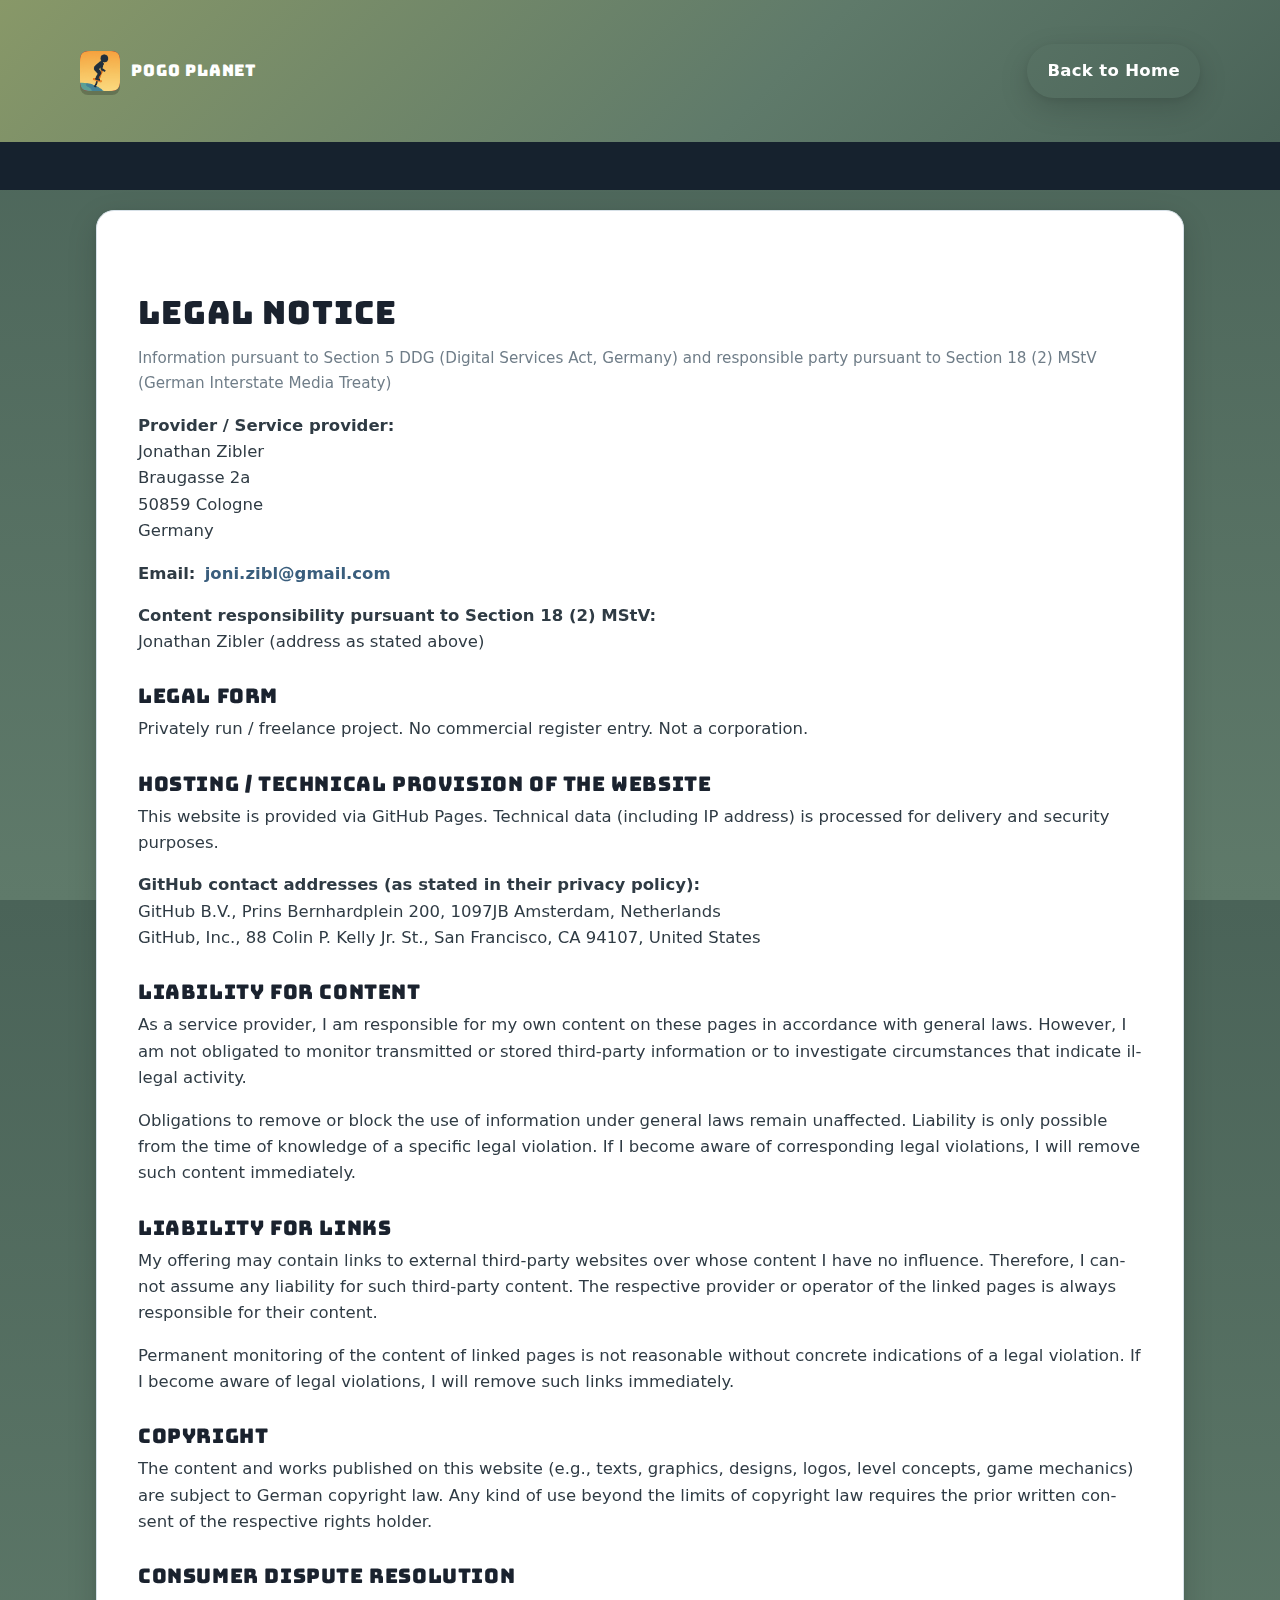
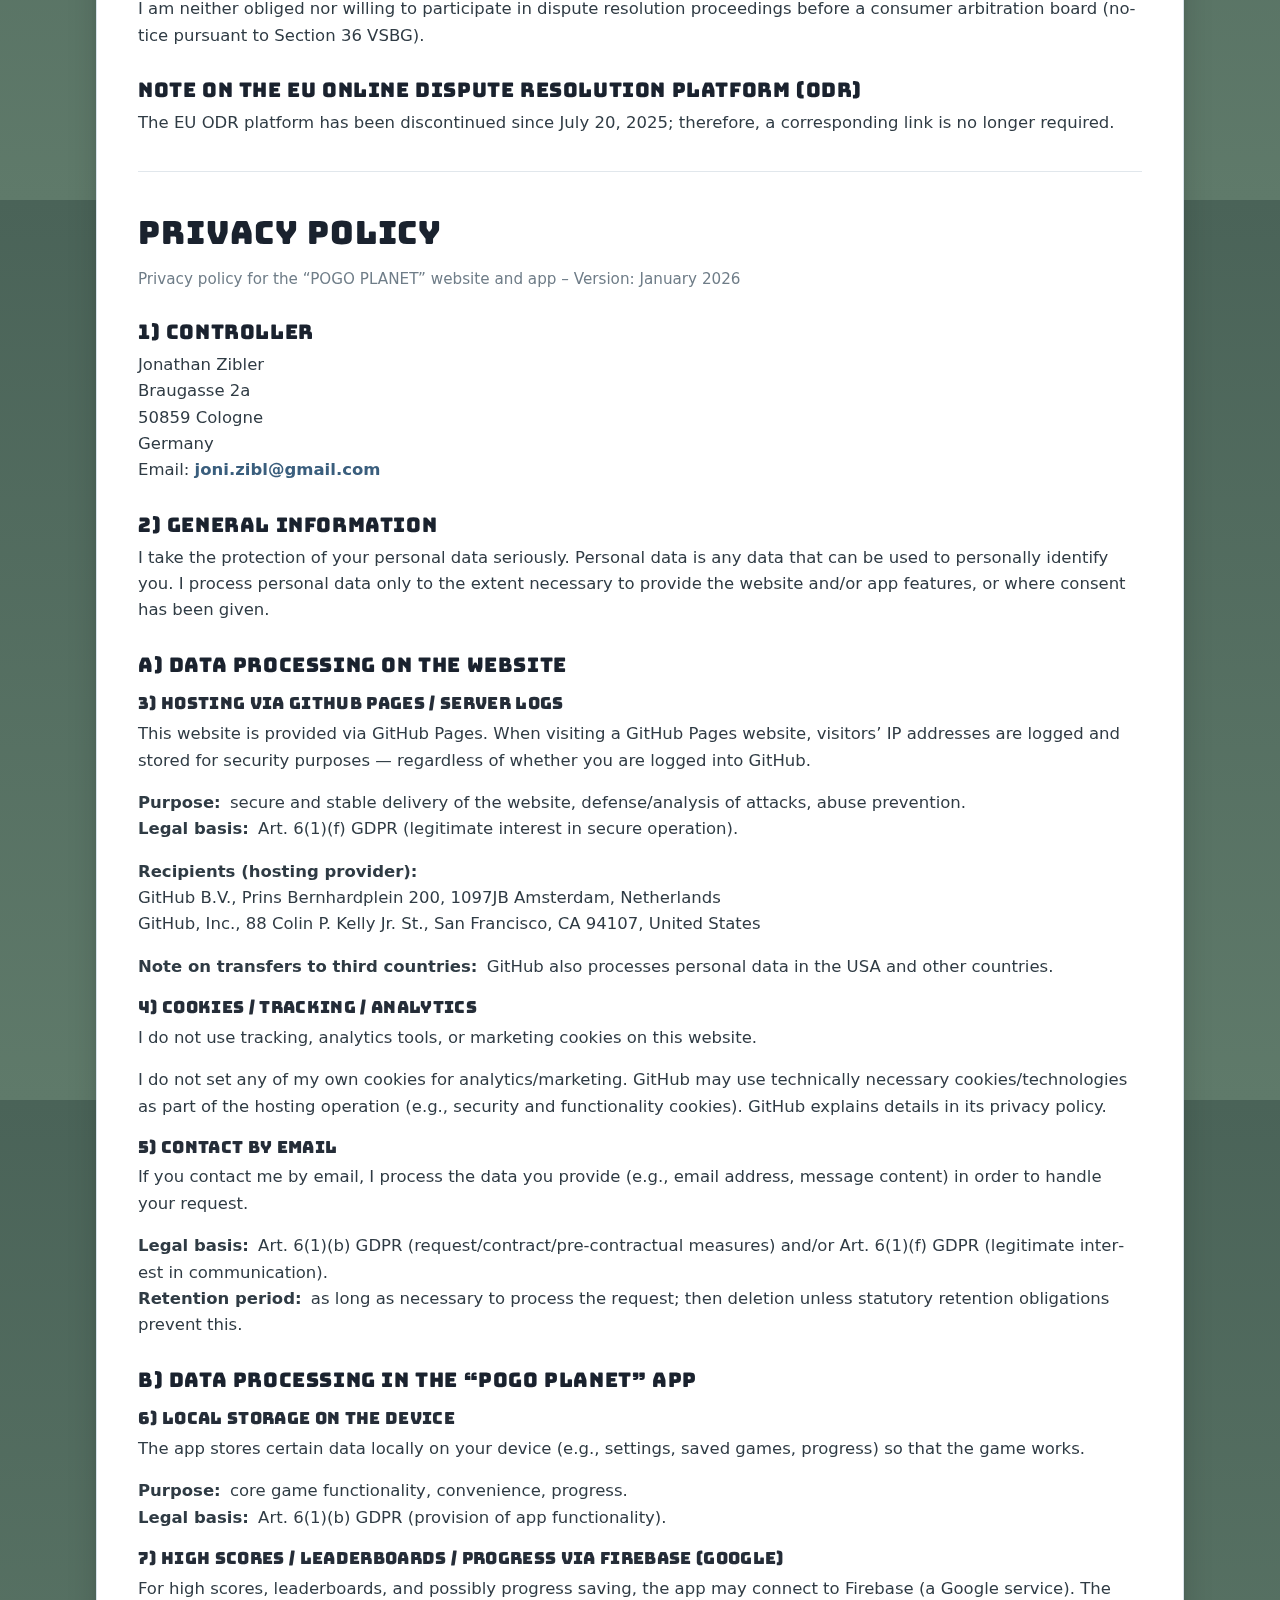
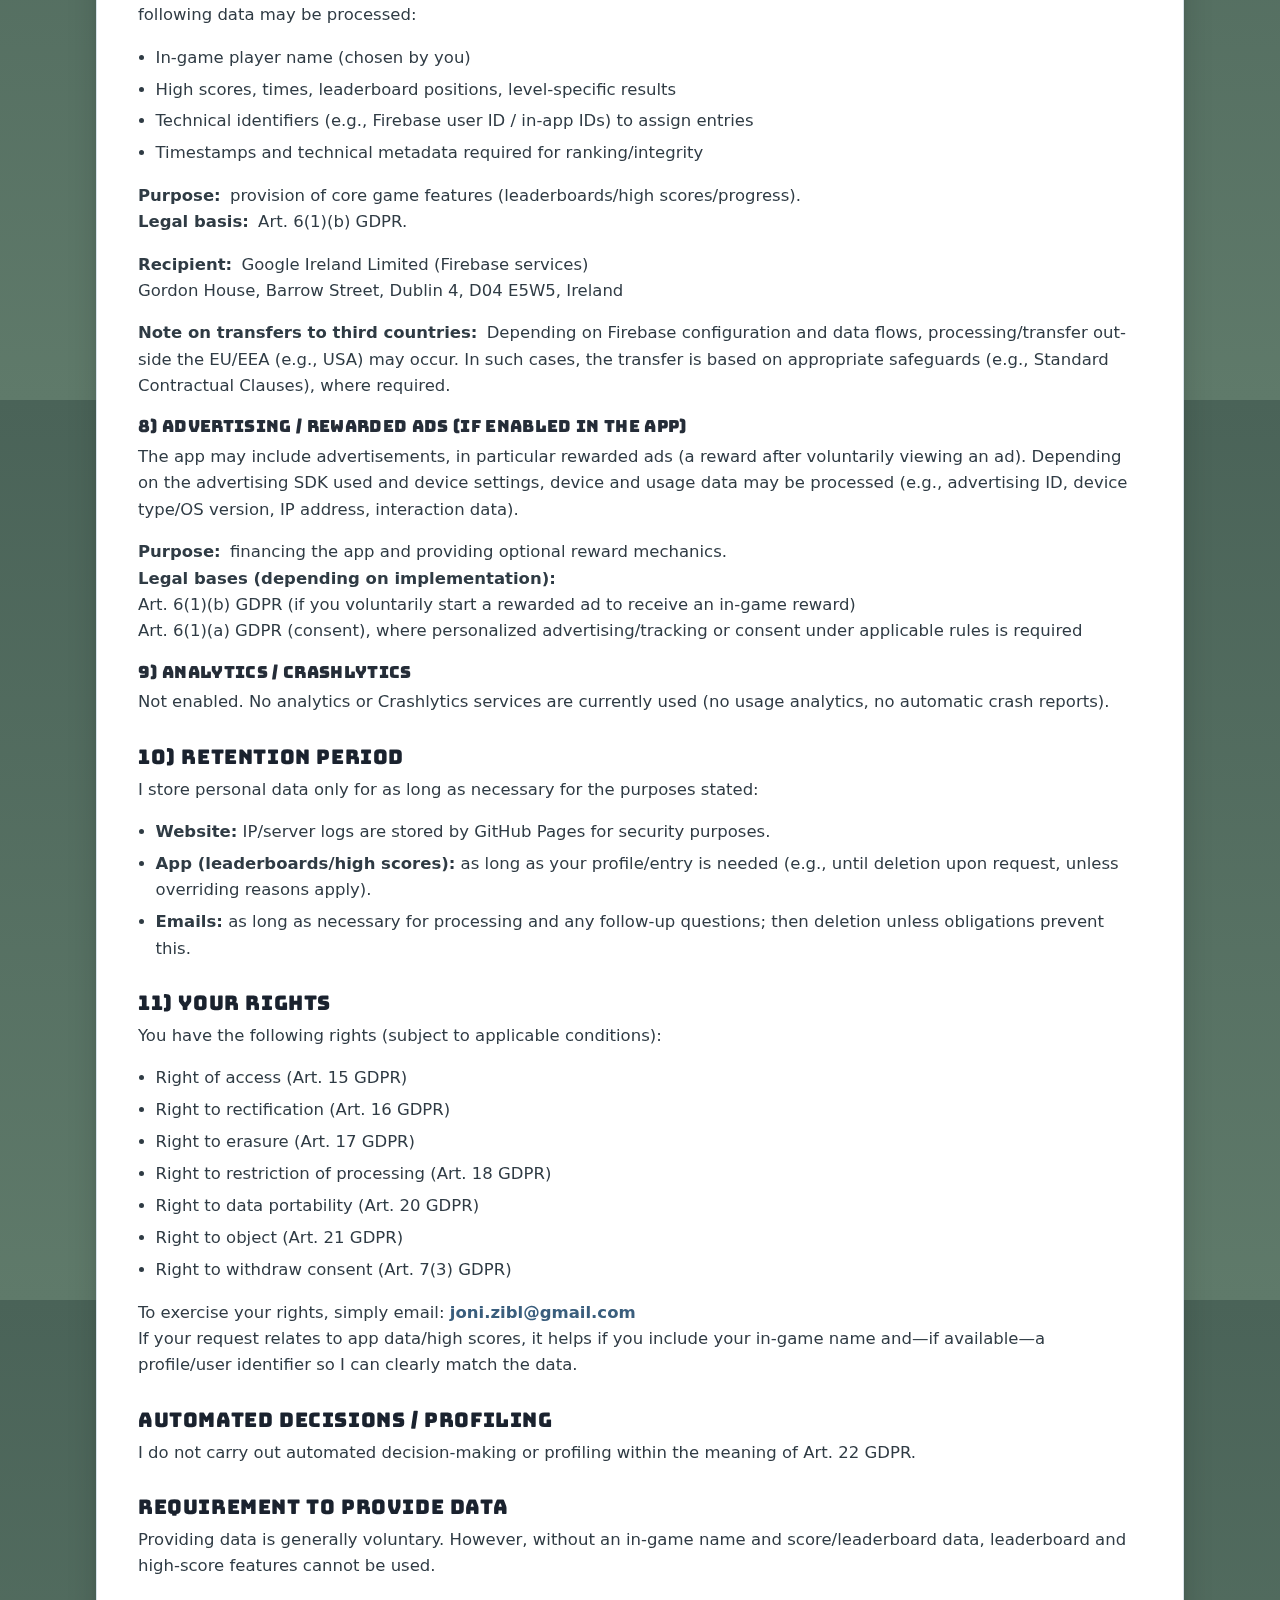
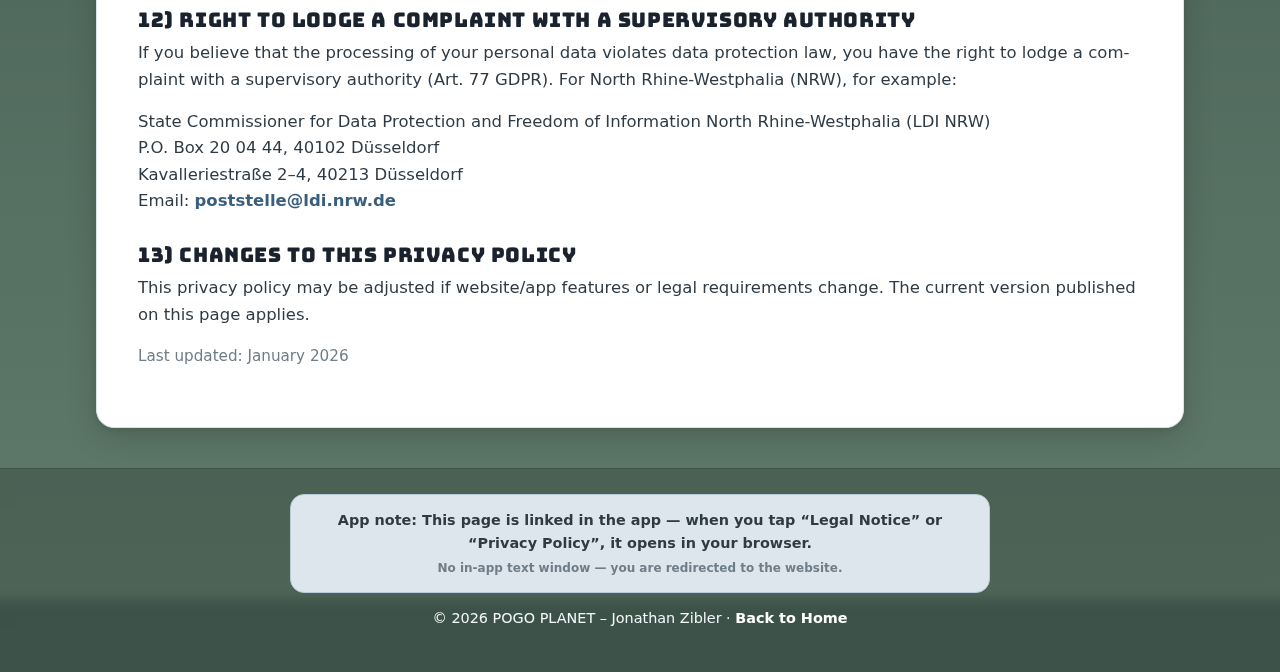
<file: src/pages/legal.html>
<!DOCTYPE html>
<html lang="en" class="no-js">

<head>
  <meta charset="utf-8" />
  <meta name="viewport" content="width=device-width, initial-scale=1, viewport-fit=cover" />
  <title>POGO PLANET – Legal Notice & Privacy Policy</title>
  <meta name="description" content="Legal notice and privacy policy for the POGO PLANET website and app." />
  <meta name="theme-color" content="#BE3144" />
  <meta name="color-scheme" content="light dark" />
  <link rel="icon" href="../assets/img/favicon.svg" type="image/svg+xml">

  <!-- Fonts -->
  <link rel="preload" href="../assets/fonts/Bungee-Regular.ttf" as="font" type="font/ttf" crossorigin>

  <!-- Styles -->
  <link rel="stylesheet" href="../styles/main.css">
  <link rel="stylesheet" href="../styles/components/header.css">
  <link rel="stylesheet" href="../styles/components/buttons.css">
  <link rel="stylesheet" href="../styles/components/cards.css">
  <link rel="stylesheet" href="../styles/components/footer.css">
  <link rel="stylesheet" href="../styles/pages/legal.css">

  <!-- Scripts -->
  <script src="../scripts/main.js" defer></script>
</head>

<body>

  <header class="hero">
    <div class="container topbar" role="navigation" aria-label="Main navigation">
      <a class="brand" href="../../index.html">
        <span class="brand-mark" aria-hidden="true">
          <img src="../assets/img/logo-pp.png" alt="">
        </span>
        <span>POGO PLANET</span>
      </a>

      <nav>
        <a class="btn" href="../../index.html">Back to Home</a>
      </nav>
    </div>
  </header>

  <main>
    <div class="container legal-wrap">
      <div class="card">

        <!-- LEGAL NOTICE -->
        <section aria-labelledby="impressum-heading">
          <h2 id="impressum-heading">Legal Notice</h2>

          <p class="meta">
            Information pursuant to Section 5 DDG (Digital Services Act, Germany) and responsible party pursuant to
            Section 18 (2) MStV (German Interstate Media Treaty)
          </p>

          <p>
            <span class="label">Provider / Service provider:</span><br>
            Jonathan Zibler<br>
            Braugasse 2a<br>
            50859 Cologne<br>
            Germany
          </p>

          <p>
            <span class="label">Email:</span>
            <a href="mailto:joni.zibl@gmail.com">joni.zibl@gmail.com</a>
          </p>

          <p>
            <span class="label">Content responsibility pursuant to Section 18 (2) MStV:</span><br>
            Jonathan Zibler (address as stated above)
          </p>

          <h3>Legal form</h3>
          <p>
            Privately run / freelance project. No commercial register entry. Not a corporation.
          </p>

          <h3>Hosting / technical provision of the website</h3>
          <p>
            This website is provided via GitHub Pages. Technical data (including IP address) is processed for delivery
            and security purposes.
          </p>
          <p>
            <span class="label">GitHub contact addresses (as stated in their privacy policy):</span><br>
            GitHub B.V., Prins Bernhardplein 200, 1097JB Amsterdam, Netherlands<br>
            GitHub, Inc., 88 Colin P. Kelly Jr. St., San Francisco, CA 94107, United States
          </p>

          <h3>Liability for content</h3>
          <p>
            As a service provider, I am responsible for my own content on these pages in accordance with general laws.
            However, I am not obligated to monitor transmitted or stored third-party information or to investigate
            circumstances
            that indicate illegal activity.
          </p>
          <p>
            Obligations to remove or block the use of information under general laws remain unaffected.
            Liability is only possible from the time of knowledge of a specific legal violation.
            If I become aware of corresponding legal violations, I will remove such content immediately.
          </p>

          <h3>Liability for links</h3>
          <p>
            My offering may contain links to external third-party websites over whose content I have no influence.
            Therefore, I cannot assume any liability for such third-party content. The respective provider or operator
            of the linked
            pages is always responsible for their content.
          </p>
          <p>
            Permanent monitoring of the content of linked pages is not reasonable without concrete indications of a
            legal violation.
            If I become aware of legal violations, I will remove such links immediately.
          </p>

          <h3>Copyright</h3>
          <p>
            The content and works published on this website (e.g., texts, graphics, designs, logos, level concepts,
            game mechanics) are subject to German copyright law. Any kind of use beyond the limits of copyright law
            requires the prior written consent of the respective rights holder.
          </p>

          <h3>Consumer dispute resolution</h3>
          <p>
            I am neither obliged nor willing to participate in dispute resolution proceedings before a consumer
            arbitration board
            (notice pursuant to Section 36 VSBG).
          </p>

          <h3>Note on the EU Online Dispute Resolution platform (ODR)</h3>
          <p>
            The EU ODR platform has been discontinued since July 20, 2025; therefore, a corresponding link is no longer
            required.
          </p>
        </section>

        <hr>

        <!-- PRIVACY POLICY -->
        <section aria-labelledby="datenschutz-heading">
          <h2 id="datenschutz-heading">Privacy Policy</h2>

          <p class="meta">
            Privacy policy for the “POGO PLANET” website and app – Version: January 2026
          </p>

          <h3>1) Controller</h3>
          <p>
            Jonathan Zibler<br>
            Braugasse 2a<br>
            50859 Cologne<br>
            Germany<br>
            Email: <a href="mailto:joni.zibl@gmail.com">joni.zibl@gmail.com</a>
          </p>

          <h3>2) General information</h3>
          <p>
            I take the protection of your personal data seriously. Personal data is any data that can be used to
            personally
            identify you. I process personal data only to the extent necessary to provide the website and/or
            app features, or where consent has been given.
          </p>

          <h3>A) Data processing on the website</h3>

          <h4>3) Hosting via GitHub Pages / server logs</h4>
          <p>
            This website is provided via GitHub Pages. When visiting a GitHub Pages website, visitors’ IP addresses are
            logged
            and stored for security purposes — regardless of whether you are logged into GitHub.
          </p>
          <p>
            <span class="label">Purpose:</span> secure and stable delivery of the website, defense/analysis of attacks,
            abuse prevention.<br>
            <span class="label">Legal basis:</span> Art. 6(1)(f) GDPR (legitimate interest in secure operation).
          </p>
          <p>
            <span class="label">Recipients (hosting provider):</span><br>
            GitHub B.V., Prins Bernhardplein 200, 1097JB Amsterdam, Netherlands<br>
            GitHub, Inc., 88 Colin P. Kelly Jr. St., San Francisco, CA 94107, United States
          </p>
          <p>
            <span class="label">Note on transfers to third countries:</span>
            GitHub also processes personal data in the USA and other countries.
          </p>

          <h4>4) Cookies / tracking / analytics</h4>
          <p>
            I do not use tracking, analytics tools, or marketing cookies on this website.
          </p>
          <p>
            I do not set any of my own cookies for analytics/marketing. GitHub may use technically necessary
            cookies/technologies
            as part of the hosting operation (e.g., security and functionality cookies). GitHub explains details in its
            privacy policy.
          </p>

          <h4>5) Contact by email</h4>
          <p>
            If you contact me by email, I process the data you provide (e.g., email address, message content) in order
            to
            handle your request.
          </p>
          <p>
            <span class="label">Legal basis:</span> Art. 6(1)(b) GDPR (request/contract/pre-contractual measures)
            and/or Art. 6(1)(f) GDPR (legitimate interest in communication).<br>
            <span class="label">Retention period:</span> as long as necessary to process the request; then deletion
            unless
            statutory retention obligations prevent this.
          </p>

          <h3>B) Data processing in the “POGO PLANET” app</h3>

          <h4>6) Local storage on the device</h4>
          <p>
            The app stores certain data locally on your device (e.g., settings, saved games, progress) so that the game
            works.
          </p>
          <p>
            <span class="label">Purpose:</span> core game functionality, convenience, progress.<br>
            <span class="label">Legal basis:</span> Art. 6(1)(b) GDPR (provision of app functionality).
          </p>

          <h4>7) High scores / leaderboards / progress via Firebase (Google)</h4>
          <p>
            For high scores, leaderboards, and possibly progress saving, the app may connect to Firebase (a Google
            service).
            The following data may be processed:
          </p>
          <ul>
            <li>In-game player name (chosen by you)</li>
            <li>High scores, times, leaderboard positions, level-specific results</li>
            <li>Technical identifiers (e.g., Firebase user ID / in-app IDs) to assign entries</li>
            <li>Timestamps and technical metadata required for ranking/integrity</li>
          </ul>
          <p>
            <span class="label">Purpose:</span> provision of core game features (leaderboards/high scores/progress).<br>
            <span class="label">Legal basis:</span> Art. 6(1)(b) GDPR.
          </p>
          <p>
            <span class="label">Recipient:</span> Google Ireland Limited (Firebase services)<br>
            Gordon House, Barrow Street, Dublin 4, D04 E5W5, Ireland
          </p>
          <p>
            <span class="label">Note on transfers to third countries:</span>
            Depending on Firebase configuration and data flows, processing/transfer outside the EU/EEA (e.g., USA) may
            occur.
            In such cases, the transfer is based on appropriate safeguards (e.g., Standard Contractual Clauses), where
            required.
          </p>

          <h4>8) Advertising / rewarded ads (if enabled in the app)</h4>
          <p>
            The app may include advertisements, in particular rewarded ads (a reward after voluntarily viewing an ad).
            Depending on the advertising SDK used and device settings, device and usage data may be processed
            (e.g., advertising ID, device type/OS version, IP address, interaction data).
          </p>
          <p>
            <span class="label">Purpose:</span> financing the app and providing optional reward mechanics.<br>
            <span class="label">Legal bases (depending on implementation):</span><br>
            Art. 6(1)(b) GDPR (if you voluntarily start a rewarded ad to receive an in-game reward)<br>
            Art. 6(1)(a) GDPR (consent), where personalized advertising/tracking or consent under applicable rules is
            required
          </p>

          <h4>9) Analytics / Crashlytics</h4>
          <p>
            Not enabled. No analytics or Crashlytics services are currently used (no usage analytics, no automatic crash
            reports).
          </p>

          <h3>10) Retention period</h3>
          <p>
            I store personal data only for as long as necessary for the purposes stated:
          </p>
          <ul>
            <li><strong>Website:</strong> IP/server logs are stored by GitHub Pages for security purposes.</li>
            <li><strong>App (leaderboards/high scores):</strong> as long as your profile/entry is needed (e.g., until
              deletion upon request, unless overriding reasons apply).</li>
            <li><strong>Emails:</strong> as long as necessary for processing and any follow-up questions; then deletion
              unless obligations prevent this.</li>
          </ul>

          <h3>11) Your rights</h3>
          <p>You have the following rights (subject to applicable conditions):</p>
          <ul>
            <li>Right of access (Art. 15 GDPR)</li>
            <li>Right to rectification (Art. 16 GDPR)</li>
            <li>Right to erasure (Art. 17 GDPR)</li>
            <li>Right to restriction of processing (Art. 18 GDPR)</li>
            <li>Right to data portability (Art. 20 GDPR)</li>
            <li>Right to object (Art. 21 GDPR)</li>
            <li>Right to withdraw consent (Art. 7(3) GDPR)</li>
          </ul>
          <p>
            To exercise your rights, simply email:
            <a href="mailto:joni.zibl@gmail.com">joni.zibl@gmail.com</a><br>
            If your request relates to app data/high scores, it helps if you include your in-game name and—if
            available—a profile/user
            identifier so I can clearly match the data.
          </p>

          <h3>Automated decisions / profiling</h3>
          <p>
            I do not carry out automated decision-making or profiling within the meaning of Art. 22 GDPR.
          </p>

          <h3>Requirement to provide data</h3>
          <p>
            Providing data is generally voluntary. However, without an in-game name and score/leaderboard data,
            leaderboard and high-score features cannot be used.
          </p>

          <h3>12) Right to lodge a complaint with a supervisory authority</h3>
          <p>
            If you believe that the processing of your personal data violates data protection law, you have the right to
            lodge a
            complaint with a supervisory authority (Art. 77 GDPR). For North Rhine-Westphalia (NRW), for example:
          </p>
          <p>
            State Commissioner for Data Protection and Freedom of Information North Rhine-Westphalia (LDI NRW)<br>
            P.O. Box 20 04 44, 40102 Düsseldorf<br>
            Kavalleriestraße 2–4, 40213 Düsseldorf<br>
            Email: <a href="mailto:poststelle@ldi.nrw.de">poststelle@ldi.nrw.de</a>
          </p>

          <h3>13) Changes to this privacy policy</h3>
          <p>
            This privacy policy may be adjusted if website/app features or legal requirements change.
            The current version published on this page applies.
          </p>

          <p class="meta">Last updated: January 2026</p>
        </section>

      </div>
    </div>
  </main>

  <footer class="footer">
    <div class="container footer-stack">

      <!-- NOTE AT THE VERY BOTTOM (as requested) -->
      <span class="notice">
        App note: This page is linked in the app — when you tap “Legal Notice” or “Privacy Policy”, it opens in your
        browser.
        <small>No in-app text window — you are redirected to the website.</small>
      </span>

      <div>
        © <span id="year"></span> POGO PLANET – Jonathan Zibler ·
        <a href="../../index.html">Back to Home</a>
      </div>

    </div>
  </footer>
</body>

</html>
</file>
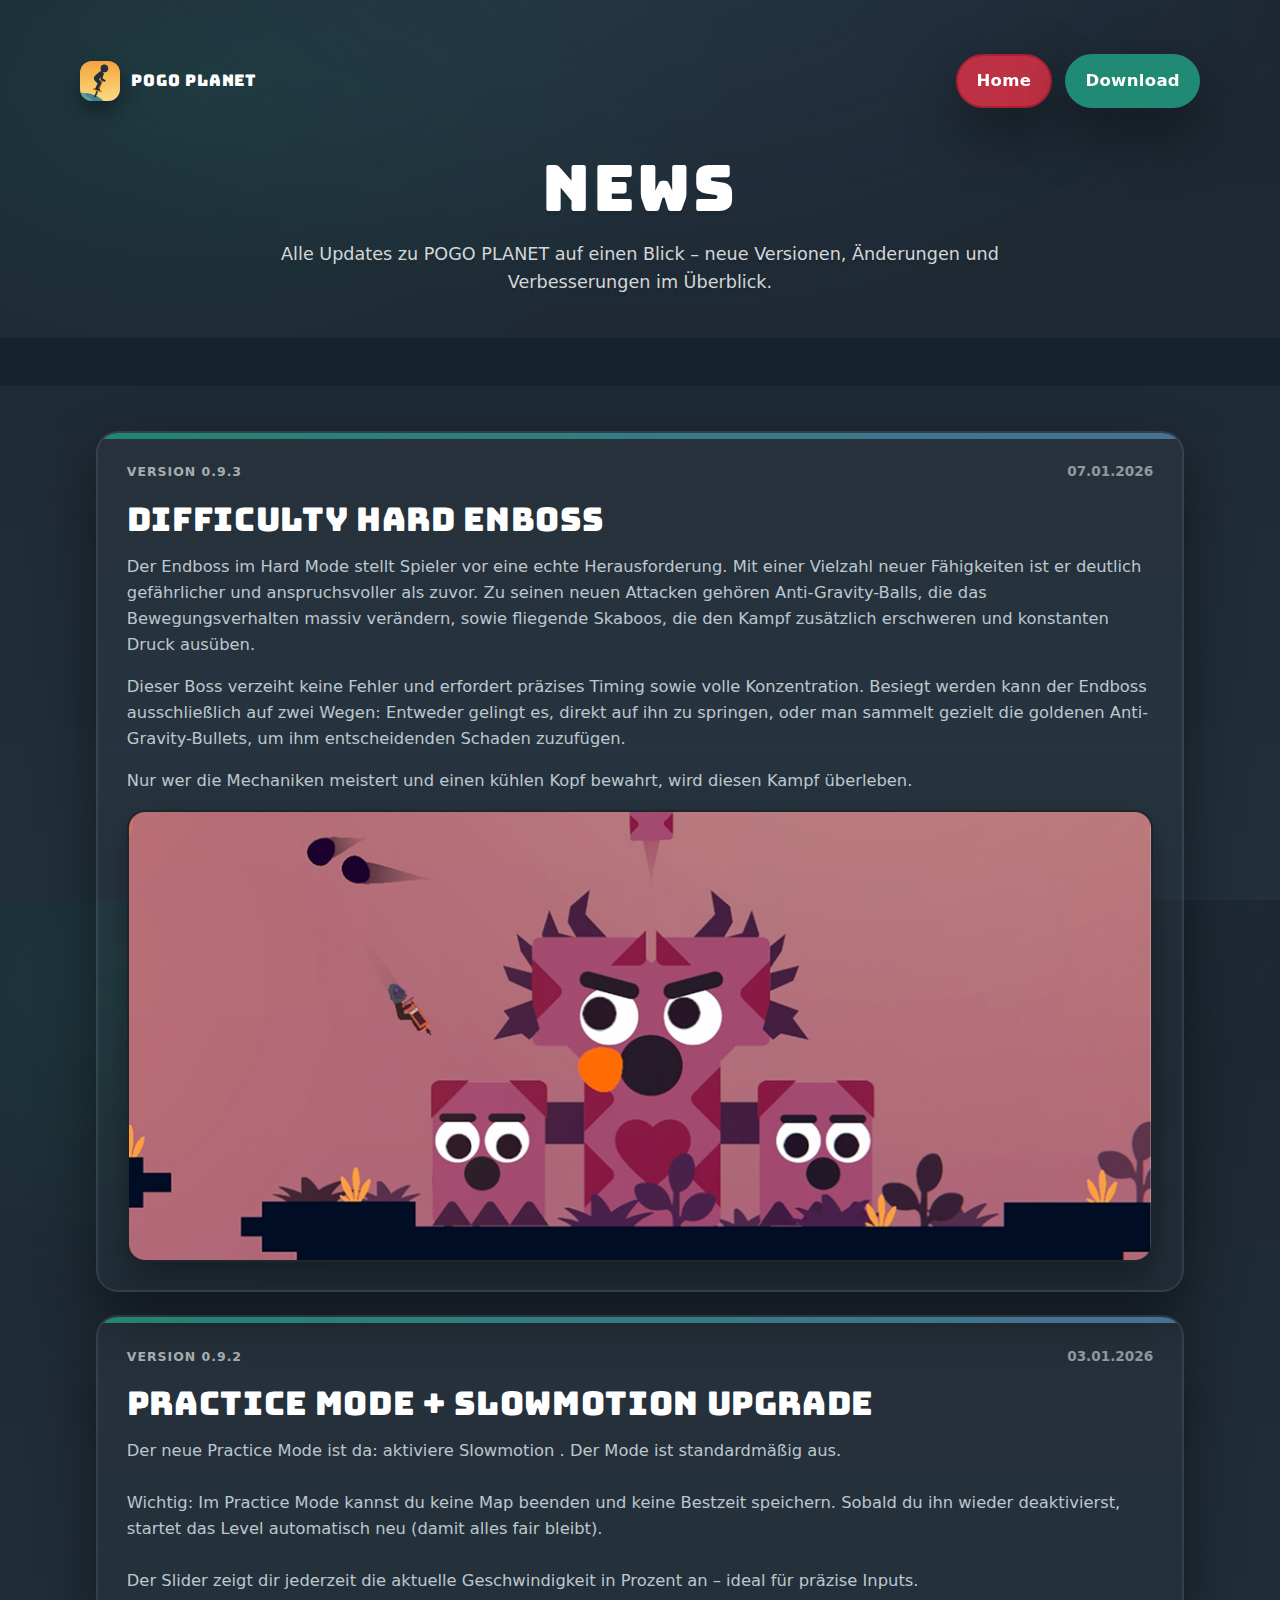
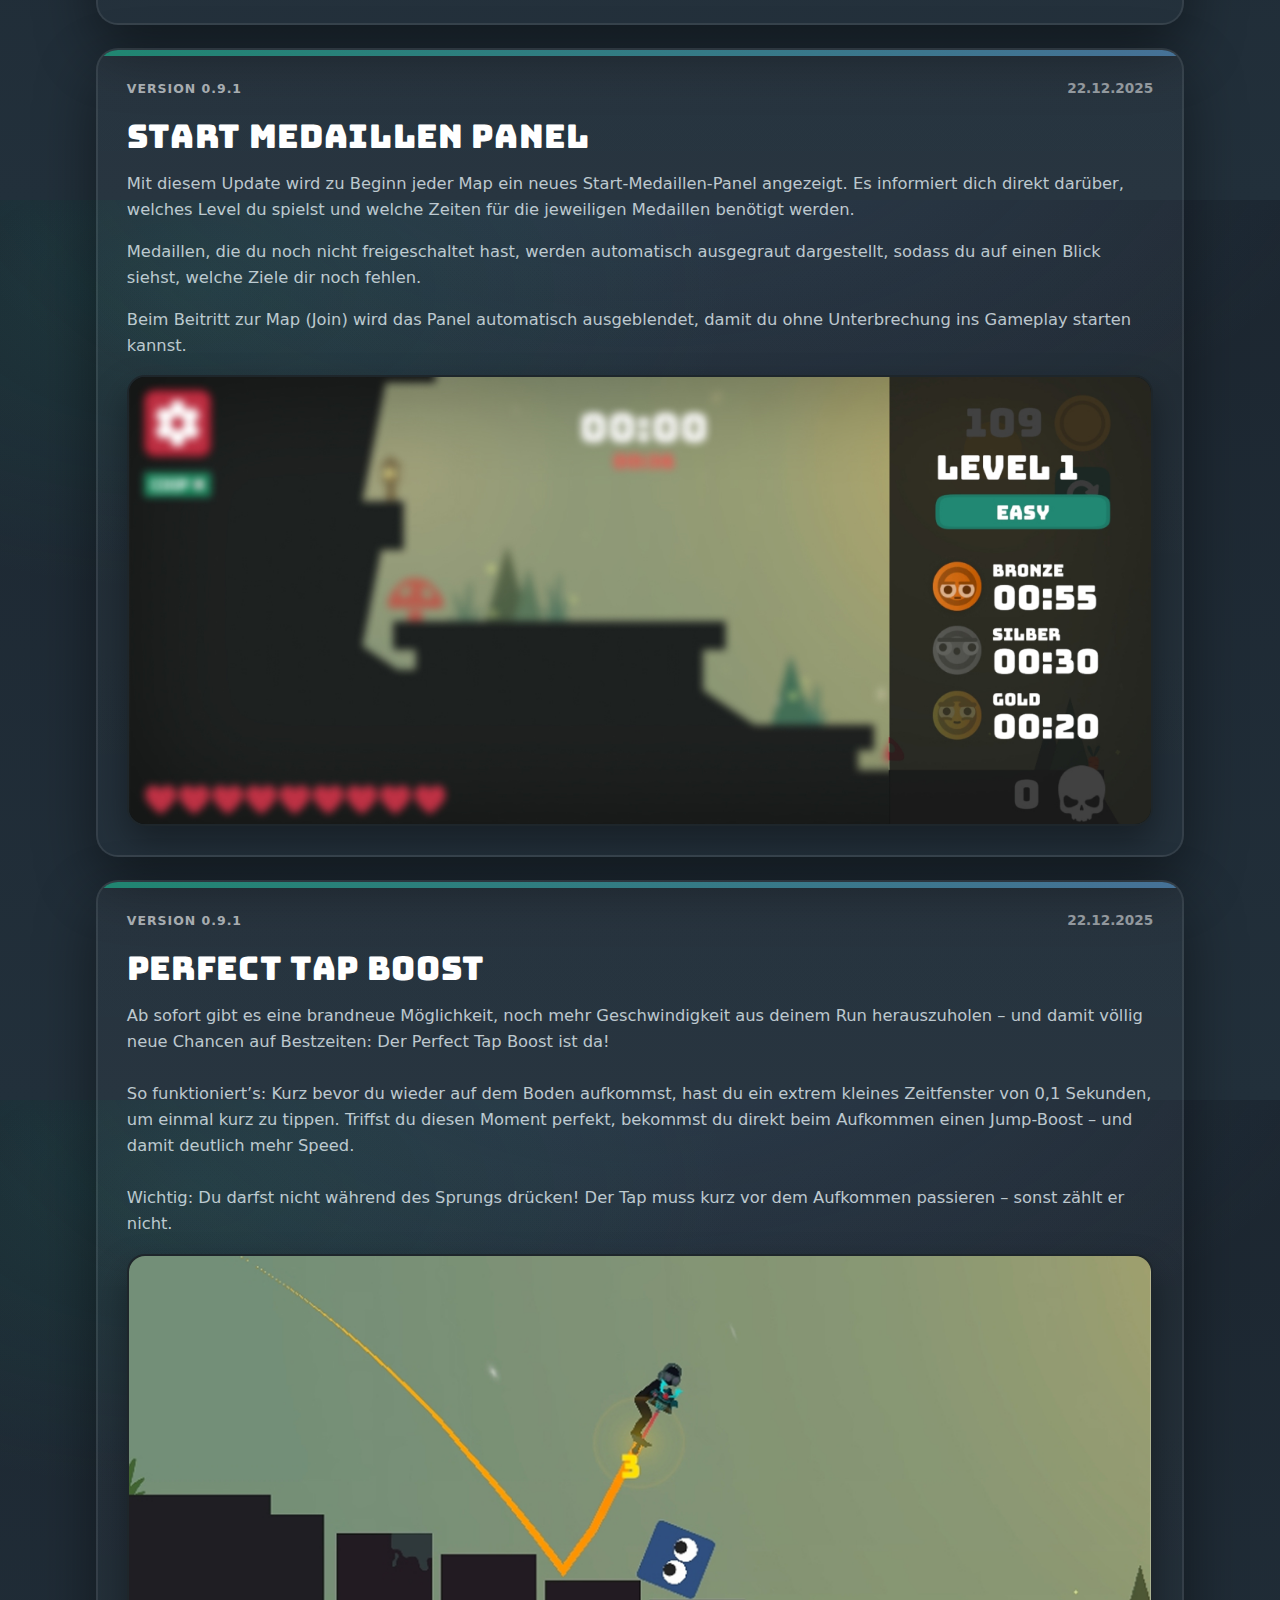
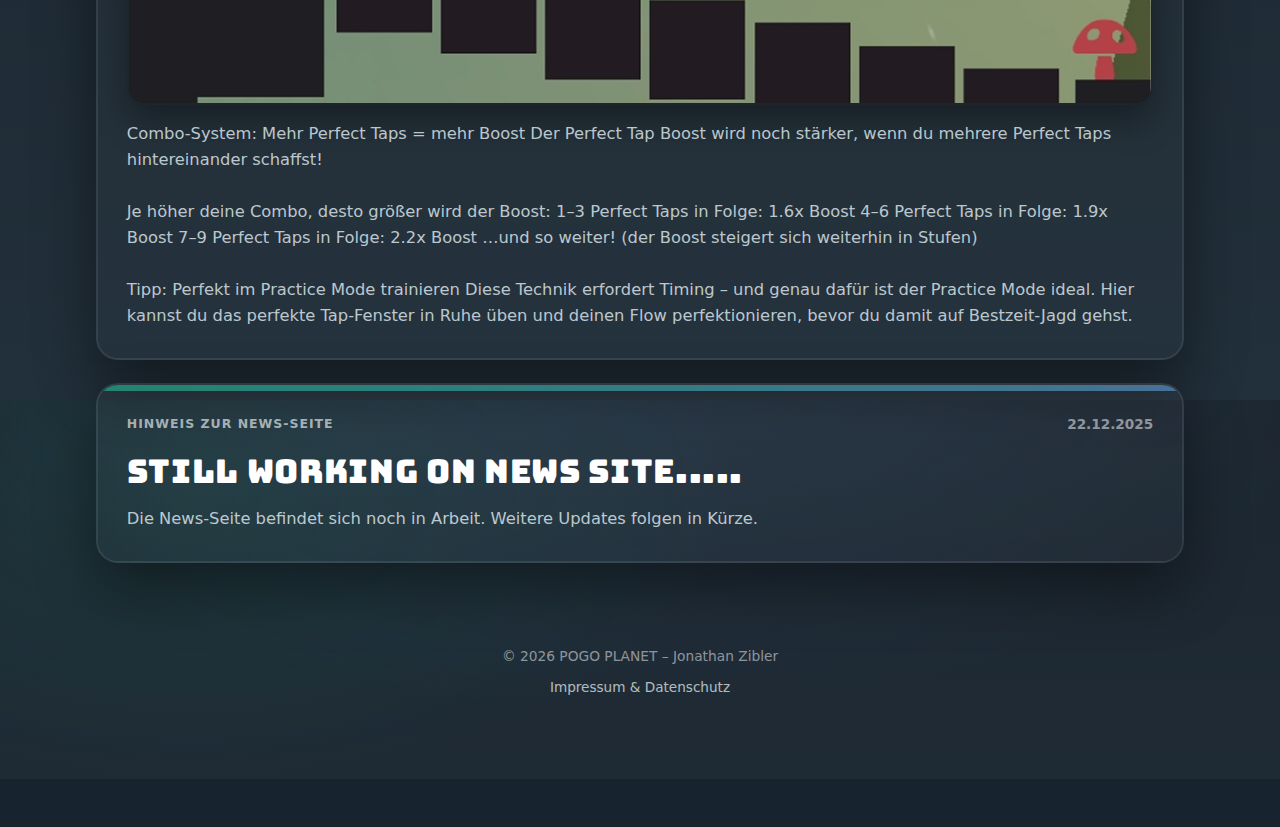
<file: src/pages/news.html>
<!DOCTYPE html>
<html lang="de" class="no-js">

<head>
    <meta charset="utf-8" />
    <meta name="viewport" content="width=device-width, initial-scale=1, viewport-fit=cover" />
    <title>POGO PLANET – News</title>
    <meta name="description" content="POGO PLANET – News & Updates." />
    <meta name="theme-color" content="#26283B" />
    <meta name="color-scheme" content="dark light" />
    <link rel="icon" href="../assets/img/favicon.svg" type="image/svg+xml">

    <!-- Fonts -->
    <link rel="preload" href="../assets/fonts/Bungee-Regular.ttf" as="font" type="font/ttf" crossorigin>

    <!-- Styles -->
    <link rel="stylesheet" href="../styles/main.css">
    <link rel="stylesheet" href="../styles/components/header.css">
    <link rel="stylesheet" href="../styles/components/buttons.css">
    <link rel="stylesheet" href="../styles/components/cards.css">
    <link rel="stylesheet" href="../styles/pages/news.css">

    <!-- Scripts -->
    <script src="../scripts/main.js" defer></script>
</head>

<body>

    <!-- ===== HERO / TOPBAR ===== -->
    <header class="hero">
        <div class="container topbar" role="navigation" aria-label="Hauptnavigation">
            <a class="brand" href="../../index.html">
                <span class="brand-mark" aria-hidden="true">
                    <img src="../assets/img/logo-pp.png" alt="">
                </span>
                <span>POGO PLANET</span>
            </a>

            <nav>
                <a class="btn btn--ghost" href="../../index.html">Home</a>
                <a class="btn btn--primary"
                    href="https://play.google.com/store/apps/details?id=com.jonathanzibler.pogoplanet" target="_blank"
                    rel="noopener">Download</a>
            </nav>
        </div>

        <div class="container hero-title">
            <h1>News</h1>
            <p>
                Alle Updates zu POGO PLANET auf einen Blick – neue Versionen, Änderungen und Verbesserungen im
                Überblick.
            </p>
        </div>
    </header>

    <!-- ===== NEWS CONTENT ===== -->
    <main id="news">
        <div class="container">
            <section class="news-list">

                <!-- ======================
                     NEWS BLOCK 1 (mit Bild)
                ======================= -->
                <article class="news-card">
                    <div class="news-inner">
                        <div class="news-meta">
                            <span class="version">Version 0.9.3</span>
                            <span class="date">07.01.2026</span>
                        </div>

                        <h2 class="news-title">Difficulty Hard Enboss</h2>

                        <p class="news-text">Der Endboss im Hard Mode stellt Spieler vor eine echte Herausforderung. Mit
                            einer Vielzahl neuer Fähigkeiten ist er deutlich gefährlicher und anspruchsvoller als zuvor.
                            Zu seinen neuen Attacken gehören Anti-Gravity-Balls, die das Bewegungsverhalten massiv
                            verändern, sowie fliegende Skaboos, die den Kampf zusätzlich erschweren und konstanten Druck
                            ausüben.&nbsp;</p>
                        <p class="news-text">Dieser Boss verzeiht keine Fehler und erfordert präzises Timing sowie volle
                            Konzentration. Besiegt werden kann der Endboss ausschließlich auf zwei Wegen: Entweder
                            gelingt es, direkt auf ihn zu springen, oder man sammelt gezielt die goldenen
                            Anti-Gravity-Bullets, um ihm entscheidenden Schaden zuzufügen.&nbsp;</p>
                        <p class="news-text">Nur wer die Mechaniken meistert und einen kühlen Kopf bewahrt, wird diesen
                            Kampf überleben.</p>
                        <div class="news-media">
                            <img src="../assets/img/news-1.jpg" alt="Screenshot vom neuen EASY Level Layout">
                        </div>
                    </div>
                </article>

                <!-- ======================
                     NEWS BLOCK 2 (ohne Bild)
                ======================= -->
                <article class="news-card">
                    <div class="news-inner">
                        <div class="news-meta">
                            <span class="version">Version 0.9.2</span>
                            <span class="date">03.01.2026</span>
                        </div>

                        <h2 class="news-title">Practice Mode + Slowmotion Upgrade</h2>

                        <p class="news-text">
                            Der neue Practice Mode ist da: aktiviere Slowmotion . Der Mode ist standardmäßig aus.
                            <br><br>
                            Wichtig: Im Practice Mode kannst du keine Map beenden und keine Bestzeit speichern.
                            Sobald du ihn wieder deaktivierst, startet das Level automatisch neu (damit alles fair
                            bleibt).
                            <br><br>
                            Der Slider zeigt dir jederzeit die aktuelle Geschwindigkeit in Prozent an – ideal für
                            präzise Inputs.
                        </p>
                    </div>
                </article>

                <!-- ======================
                     NEWS BLOCK 3 (mit Bild)
                ======================= -->
                <article class="news-card">
                    <div class="news-inner">
                        <div class="news-meta">
                            <span class="version">Version 0.9.1</span>
                            <span class="date">22.12.2025</span>
                        </div>

                        <h2 class="news-title">Start medaillen Panel</h2>

                        <p class="news-text">Mit diesem Update wird zu Beginn jeder Map ein neues Start-Medaillen-Panel
                            angezeigt. Es informiert dich direkt darüber, welches Level du spielst und welche Zeiten für
                            die jeweiligen Medaillen benötigt werden.&nbsp;</p>
                        <p class="news-text">Medaillen, die du noch nicht freigeschaltet hast, werden automatisch
                            ausgegraut dargestellt, sodass du auf einen Blick siehst, welche Ziele dir noch
                            fehlen.&nbsp;</p>
                        <p class="news-text">Beim Beitritt zur Map (Join) wird das Panel automatisch ausgeblendet, damit
                            du ohne Unterbrechung ins Gameplay starten kannst.</p>
                        <div class="news-media">
                            <img src="../assets/img/news-2.jpg" alt="Screenshot von Fight Mode Arena">
                        </div>
                    </div>
                </article>

                <!-- ======================
                     NEWS BLOCK 4 (mit Bild)
                ======================= -->
                <article class="news-card">
                    <div class="news-inner">
                        <div class="news-meta">
                            <span class="version">Version 0.9.1</span>
                            <span class="date">22.12.2025</span>
                        </div>

                        <h2 class="news-title">Perfect tap boost</h2>

                        <p class="news-text">
                            Ab sofort gibt es eine brandneue Möglichkeit, noch mehr Geschwindigkeit aus deinem Run
                            herauszuholen – und damit völlig neue Chancen auf Bestzeiten:
                            Der Perfect Tap Boost ist da!
                            <br><br>
                            So funktioniert’s:
                            Kurz bevor du wieder auf dem Boden aufkommst, hast du ein extrem kleines Zeitfenster von 0,1
                            Sekunden, um einmal kurz zu tippen.
                            Triffst du diesen Moment perfekt, bekommst du direkt beim Aufkommen einen Jump-Boost – und
                            damit deutlich mehr Speed.
                            <br><br>
                            Wichtig:
                            Du darfst nicht während des Sprungs drücken!
                            Der Tap muss kurz vor dem Aufkommen passieren – sonst zählt er nicht.
                        </p>

                        <div class="news-media">
                            <img src="../assets/img/news-3.jpg" alt="Screenshot von Fight Mode Arena">
                        </div>

                        <p class="news-text">
                            Combo-System: Mehr Perfect Taps = mehr Boost
                            Der Perfect Tap Boost wird noch stärker, wenn du mehrere Perfect Taps hintereinander
                            schaffst!
                            <br><br>
                            Je höher deine Combo, desto größer wird der Boost:
                            1–3 Perfect Taps in Folge: 1.6x Boost
                            4–6 Perfect Taps in Folge: 1.9x Boost
                            7–9 Perfect Taps in Folge: 2.2x Boost
                            …und so weiter! (der Boost steigert sich weiterhin in Stufen)
                            <br><br>
                            Tipp: Perfekt im Practice Mode trainieren
                            Diese Technik erfordert Timing – und genau dafür ist der Practice Mode ideal.
                            Hier kannst du das perfekte Tap-Fenster in Ruhe üben und deinen Flow perfektionieren, bevor
                            du damit auf Bestzeit-Jagd gehst.
                        </p>

                    </div>
                </article>

                <article class="news-card">
                    <div class="news-inner">
                        <div class="news-meta">
                            <span class="version">Hinweis zur News-Seite</span>
                            <span class="date">22.12.2025</span>
                        </div>

                        <h2 class="news-title">STILL WORKING ON NEWS site.....&nbsp;&nbsp;</h2>

                        <p class="news-text">
                            Die News-Seite befindet sich noch in Arbeit. Weitere Updates folgen in Kürze.
                        </p>

                    </div>
                </article>

            </section>
        </div>
    </main>


    <footer class="section" style="padding-top:0">
        <div class="container" style="text-align:center; opacity:.85">
            <small>© <span id="year"></span> POGO PLANET – Jonathan Zibler</small>
            <div style="margin-top:.5rem; font-size:.85rem">
                <!-- Updated link to legal.html -->
                <a href="legal.html">Impressum &amp; Datenschutz</a>
            </div>
        </div>
    </footer>

</body>

</html>
</file>
<file: styles/components/header.css>
/* Header / Hero */

header.hero {
    position: relative;
    overflow: hidden;
    padding: clamp(1rem, 4vw, 2rem) 0 0;
    background: linear-gradient(135deg, #889868 0%, #5F7A6A 60%, #4a6358 100%);
    isolation: isolate;
    color: #fff;
    border-bottom: 48px solid #16222E;
}

@media (max-width: 640px) {
    header.hero {
        padding-bottom: 35vh;
        /* Space for Planet */
    }
}

/* The Ground Element */
.header-ground {
    position: absolute;
    bottom: -48px;
    left: 0;
    width: 100%;
    height: 48px;
    background: transparent;
    z-index: 5;
    pointer-events: none;
    /* Only collider, not clickable */
}

/* Global Pogo Canvas Overlays everything but lets clicks through */
#global-pogo-container {
    pointer-events: none;
}

#global-pogo-canvas {
    pointer-events: none;
}

#global-pogo-hud {
    pointer-events: auto;
    /* Buttons in HUD should work */
}

/* Globe & UI Sink Animation */
.planet,
.hero-cta {
    transition: transform 1.2s cubic-bezier(0.4, 0, 0.2, 1), opacity 0.8s ease;
}

/* Default Camera Translation for all static header elements */
header.hero> :not(#global-pogo-container):not(.header-ground):not(.topbar) {
    transform: translateX(calc(-1 * var(--camera-x, 0px)));
}

/* Special Case: Sun parallax */
.sun {
    transform: translateX(calc(-0.2 * var(--camera-x, 0px))) !important;
}

body.pogo-mode-active .planet,
body.pogo-mode-active .hero-cta {
    /* Combine horizontal camera movement with vertical floor sink & dissolve */
    transform: translateX(calc(-1 * var(--camera-x, 0px))) translateY(250px);
    opacity: 0;
    pointer-events: none;
}

.sun {
    position: absolute;
    top: 20%;
    right: 10%;
    width: clamp(60px, 8vw, 120px);
    aspect-ratio: 1;
    background: #daba5c;
    border-radius: 50%;
    box-shadow: 0 0 60px 20px rgba(235, 210, 99, 0.25);
    opacity: 0.9;
    z-index: -2;
    pointer-events: none;
}

body.pogo-mode-active .hero .jumper-img,
body.pogo-mode-active .hero .jumper-wrapper {
    visibility: hidden;
    opacity: 0;
    pointer-events: none;
}

/* Trees Layer Removed per user request */

/* Particles Canvas */
#hero-particles {
    position: absolute;
    top: 0;
    left: 0;
    width: 100%;
    height: 100%;
    z-index: -1;
    pointer-events: none;
    opacity: 0.2;
}

.topbar {
    position: sticky;
    top: 0;
    z-index: 60;
    display: flex;
    justify-content: space-between;
    align-items: center;
    gap: 1rem;
    margin-bottom: clamp(1rem, 3vw, 2rem);
    color: #fff;
    padding: .75rem 0;
    padding-top: max(.75rem, env(safe-area-inset-top));
    transition: background-color .2s ease, backdrop-filter .2s ease, box-shadow .2s ease, padding .2s ease;
}

.topbar.is-sticky {
    backdrop-filter: saturate(140%) blur(10px);
    background: color-mix(in srgb, var(--brand-dark) 80%, transparent);
    box-shadow: 0 6px 18px rgba(0, 0, 0, .14);
    border-bottom: 1px solid rgba(255, 255, 255, .1);
}

.brand {
    display: flex;
    align-items: center;
    gap: .7rem;
    font-weight: 400;
    color: #fff;
    font-family: 'Bungee', cursive;
    text-transform: uppercase;
    letter-spacing: .05em;
    font-size: 1rem;
}

.brand-mark {
    width: 40px;
    height: 40px;
    border-radius: 8px;
    /* Square with slight radius like game icons */
    background: var(--brand-red);
    /* Matches game icons */
    display: grid;
    place-items: center;
    color: #fff;
    font-weight: 900;
    box-shadow: 0 4px 0 rgba(0, 0, 0, .2);
    /* Chunky shadow */
    overflow: hidden;
    flex: none;
}

.brand-mark img {
    width: 100%;
    height: 100%;
    object-fit: cover;
}

.topbar nav {
    display: flex;
    gap: .8rem;
    flex-wrap: wrap;
    justify-content: flex-end;
}

/* Burger Menu Trigger */
#menu-toggle {
    display: none;
    background: transparent;
    border: none;
    cursor: pointer;
    z-index: 100;
    padding: 0.5rem;
}

.bar {
    display: block;
    width: 25px;
    height: 3px;
    margin: 5px auto;
    -webkit-transition: all 0.3s ease-in-out;
    transition: all 0.3s ease-in-out;
    background-color: white;
    border-radius: 99px;
}

@media (max-width: 640px) {
    #menu-toggle {
        display: block;
    }

    #menu-toggle.is-active .bar:nth-child(2) {
        opacity: 0;
    }

    #menu-toggle.is-active .bar:nth-child(1) {
        transform: translateY(8px) rotate(45deg);
    }

    #menu-toggle.is-active .bar:nth-child(3) {
        transform: translateY(-8px) rotate(-45deg);
    }

    #main-nav {
        position: fixed;
        inset: 0;
        background: rgba(22, 34, 46, 0.98);
        backdrop-filter: blur(16px);
        flex-direction: column;
        align-items: center;
        justify-content: center;
        gap: 2rem;
        z-index: 90;
        transform: translateX(100%);
        transition: transform 0.4s cubic-bezier(0.16, 1, 0.3, 1);
        padding: 2rem;
    }

    #main-nav.is-active {
        transform: translateX(0);
    }

    #main-nav .btn {
        font-size: 1.5rem;
        padding: 1rem 2rem;
        width: 100%;
        text-align: center;
        max-width: 300px;
    }
}

.topbar .btn--ghost {
    background: #BE3144;
    border-color: #AC1E31;
    color: #fff;
}

.topbar .btn--ghost:hover {
    background: #ac2c3e;
    /* darker shade for hover */
}

.hero-title {
    text-align: center;
    font-family: 'Bungee', cursive;
    text-shadow: 0 4px 0 rgba(0, 0, 0, 0.1);
    color: #26283B;
}

.hero-title p {
    margin-bottom: 0;
    font-family: system-ui;
    /* Reset for body text */
}

.hero-spacer {
    height: clamp(2rem, 4vw, 4rem);
}

.hero-cta {
    display: flex;
    gap: .75rem;
    flex-wrap: wrap;
    justify-content: center;
    margin-top: -12rem;
    margin-bottom: clamp(2rem, 4vw, 3rem);
    position: relative;
    z-index: 10;
}

/* Floating Animation */
@keyframes float {

    0%,
    100% {
        transform: translateY(0);
    }

    50% {
        transform: translateY(-15px);
    }
}

@keyframes float-delayed {

    0%,
    100% {
        transform: translateY(0);
    }

    50% {
        transform: translateY(-10px);
    }
}

.planet-img {
    animation: float 6s ease-in-out infinite;
    will-change: transform;
}

.jumper-img {
    /* Animation handled in home.css via pogoParabola */
    will-change: transform;
}

/* Hero Bottom Decorations (Triangles) */
.hero-trees {
    position: absolute;
    bottom: -1px;
    left: 0;
    width: 100%;
    height: 15vh;
    min-height: 120px;
    max-height: 200px;
    pointer-events: none;
    z-index: 5;
    display: flex;
    align-items: flex-end;
    justify-content: center;
    gap: -2vw;
    overflow: hidden;
}

.tree {
    width: clamp(60px, 10vw, 100px);
    height: 100%;
    background: currentColor;
    clip-path: polygon(50% 0%, 0% 100%, 100% 100%);
    position: absolute;
    bottom: 0;
}

.tree.t-1 {
    color: #246D55;
    height: 80%;
    left: 10%;
    width: 80px;
}

.tree.t-2 {
    color: #288163;
    height: 100%;
    left: 25%;
    width: 110px;
    z-index: 2;
}

.tree.t-3 {
    color: #2C9673;
    height: 60%;
    left: 20%;
    width: 70px;
    z-index: 3;
}

.tree.t-4 {
    color: #246D55;
    height: 90%;
    right: 15%;
    width: 90px;
}

.tree.t-5 {
    color: #288163;
    height: 70%;
    right: 8%;
    width: 70px;
    z-index: 2;
}

/* Add more random trees for fullness */
.tree:nth-child(1) {
    left: 3%;
    height: 60%;
    width: 50px;
    color: #246D55;
}

.tree:nth-child(2) {
    left: 12%;
    height: 90%;
    width: 90px;
    color: #266f57;
    z-index: 2;
}

.tree:nth-child(3) {
    left: 9%;
    height: 70%;
    width: 60px;
    color: #288163;
    z-index: 3;
}

.tree:nth-child(4) {
    right: 3%;
    left: auto;
    height: 50%;
    width: 50px;
    color: #438b73;
}

.tree:nth-child(5) {
    right: 9%;
    left: auto;
    height: 85%;
    width: 80px;
    color: #487f65;
}
</file>
<file: styles/components/buttons.css>
/* Buttons, Chips, Pills */

.btn,
.chip,
.tab {
    touch-action: manipulation;
    cursor: pointer;
}

.btn {
    display: inline-flex;
    align-items: center;
    justify-content: center;
    gap: .55rem;
    padding: .75rem 1.15rem;
    border-radius: 999px;
    font-weight: 800;
    letter-spacing: .02em;
    border: 2px solid transparent;
    box-shadow: var(--shadow);
    transition: .2s ease background, .2s ease transform, .2s ease box-shadow, .2s ease filter;
    will-change: transform;
    white-space: nowrap;
}

.btn--primary {
    background: var(--accent);
    color: #fff;
}

.btn--primary:hover {
    transform: translateY(-2px);
    box-shadow: 0 16px 40px rgba(0, 0, 0, .18);
    filter: brightness(.98);
}

.btn--secondary {
    background: #fff;
    color: var(--brand-dark);
}

.btn--secondary:hover {
    background: #f6f9fb;
    transform: translateY(-2px);
    box-shadow: 0 12px 28px rgba(0, 0, 0, .14);
}

.btn--accent {
    background: var(--brand-green);
    color: var(--brand-dark);
    border-color: #27ae60;
}

.btn--accent:hover {
    background: #27ae60;
    transform: translateY(-2px);
    box-shadow: 0 4px 15px rgba(46, 204, 113, 0.4);
}

.btn--ghost {
    background: transparent;
    border-color: rgba(255, 255, 255, .9);
    color: #fff;
}

.btn-play-composite {
    display: inline-flex;
    flex-direction: column;
    align-items: center;
    background: none;
    border: none;
    padding: 0;
    cursor: pointer;
    gap: 0;
    transition: transform 0.2s cubic-bezier(0.34, 1.56, 0.64, 1);
}

.btn-play-label {
    background: var(--brand-dark);
    color: #fff;
    font-family: 'Bungee', cursive;
    padding: 4px 16px;
    border-radius: 12px 12px 0 0;
    font-size: 0.95rem;
    letter-spacing: 0.05em;
    z-index: 2;
    box-shadow: 0 4px 10px rgba(0, 0, 0, 0.2);
}

.btn-play-inner {
    background: var(--brand-green);
    width: 140px;
    height: 85px;
    border-radius: 32px;
    display: flex;
    align-items: center;
    justify-content: center;
    box-shadow: 0 6px 0 rgba(0, 0, 0, 0.15), var(--shadow);
    z-index: 1;
    margin-top: -4px;
    /* Slight overlap */
    transition: background 0.2s, box-shadow 0.2s;
    border: 3px solid color-mix(in srgb, var(--brand-green) 90%, #000);
}

.btn-play-inner svg {
    width: 48px;
    height: 48px;
    color: #f6fdf9;
    filter: drop-shadow(0 2px 4px rgba(0, 0, 0, 0.1));
}

.btn-play-composite:hover {
    transform: scale(1.05) translateY(-4px);
}

.btn-play-composite:hover .btn-play-inner {
    background: #6a9e82;
    box-shadow: 0 8px 15px rgba(0, 0, 0, 0.2), var(--shadow);
}

.btn-play-composite:active {
    transform: scale(0.98);
}

.pill {
    display: inline-flex;
    gap: .25rem;
    align-items: center;
    padding: .35rem .7rem;
    border-radius: 999px;
    font-weight: 800;
    font-size: .85rem;
}

.pill--green {
    background: color-mix(in srgb, var(--accent) 20%, transparent);
    color: var(--accent);
    border: 1px solid color-mix(in srgb, var(--accent) 40%, transparent);
}

/* Micro interactions */
.btn,
.chip,
.tab {
    --mx: 0px;
    --my: 0px;
    transform: translate3d(var(--mx), var(--my), 0);
}
</file>
<file: styles/components/cards.css>
/* Cards */

.cards {
    display: grid;
    grid-template-columns: repeat(auto-fit, minmax(220px, 1fr));
    gap: 1rem;
    margin-top: 2rem;
}

.card h3 {
    font-family: 'Bungee', cursive;
    text-transform: uppercase;
    font-size: 1.25rem;
    margin-bottom: 0.5rem;
}

.card {
    position: relative;
    overflow: hidden;
    background: var(--card);
    border-radius: 16px;
    box-shadow: var(--shadow);
    padding: 1rem;
    border: 3px solid rgba(0, 0, 0, .08);
    transform: translateY(var(--lift, 0)) rotateX(var(--rx, 0deg)) rotateY(var(--ry, 0deg));
    transform-style: preserve-3d;
    will-change: transform;
    color: #161D28;
}

.card:hover {
    --lift: -6px;
    box-shadow: 0 24px 50px rgba(0, 0, 0, .2);
}

.card::before {
    content: "";
    position: absolute;
    inset: -1px;
    background: linear-gradient(120deg, rgba(255, 255, 255, 0) 40%, rgba(255, 255, 255, .35) 50%, rgba(255, 255, 255, 0) 60%);
    transform: translateX(-120%);
    transition: transform .6s ease;
    pointer-events: none;
}

.card:hover::before {
    transform: translateX(120%);
}

.card .tag {
    display: inline-block;
    font-weight: 900;
    letter-spacing: .04em;
    font-size: .75rem;
    padding: .35rem .6rem;
    border-radius: 999px;
    color: #fff;
}

.tag.ps {
    background: color-mix(in srgb, var(--accent-2) 85%, #000);
}

.tag.xbox {
    background: color-mix(in srgb, var(--accent) 85%, #000);
}

.tag.switch {
    background: color-mix(in srgb, var(--accent-3) 85%, #000);
}

.card small {
    display: block;
    opacity: .9;
}

.card-img {
    margin-top: 1rem;
    width: 100%;
    border-radius: 12px;
    object-fit: cover;
    box-shadow: 0 8px 20px rgba(0, 0, 0, 0.15);
}
</file>
<file: styles/components/footer.css>
/* Footer */

footer.footer {
    padding: clamp(1.2rem, 3vw, 1.6rem) 0 clamp(2rem, 5vw, 2.6rem);
    font-size: clamp(.82rem, 2vw, .9rem);
    color: #f3f7fa;
    text-align: center;
    border-top: 1px solid rgba(0, 0, 0, .15);
    background: rgba(0, 0, 0, .18);
    backdrop-filter: blur(6px);
    border-bottom: 0;
}

footer.footer a {
    color: #fff;
    font-weight: 700;
}

.footer-stack {
    display: grid;
    gap: .9rem;
    justify-items: center;
}

.footer-wave {
    height: 120px;
    background: linear-gradient(to top, rgba(0, 0, 0, .2), rgba(0, 0, 0, 0));
    mask: url('data:image/svg+xml;utf8,<svg xmlns="http://www.w3.org/2000/svg" viewBox="0 0 1200 120" preserveAspectRatio="none"><path d="M1200 0v60c-180 40-300 50-420 44C605 90 520 44 360 54 220 64 120 100 0 120V0Z" fill="white"/></svg>') no-repeat 50% 100%/100% 100%;
}
</file>
<file: styles/pages/legal.css>
/* Legal Page Styles from User snippet */

:root {
    --card-bg: #ffffff;
    --card-border: #d7e1e8;
    --text-main: #2f3b44;
    --text-muted: #6f7d88;
}

body {
    background: linear-gradient(var(--brand-mid), var(--brand-light));
    color: var(--ink);
}

.legal-wrap {
    margin-top: 1.2rem;
    margin-bottom: 2.5rem;
}

.card {
    background: var(--card-bg);
    border-radius: var(--radius);
    padding: clamp(1.4rem, 3.2vw, 2.6rem);
    box-shadow: var(--shadow);
    border: 1px solid var(--card-border);
}

.meta {
    font-size: clamp(.88rem, 2vw, .95rem);
    color: var(--text-muted);
    margin-bottom: 1.1rem;
}

.label {
    font-weight: 700;
    display: inline-block;
    margin-right: .25rem;
    color: var(--text-main);
}

.notice {
    display: block;
    padding: .85rem 1rem;
    border-radius: 14px;
    background: color-mix(in srgb, var(--brand-blue) 18%, #fff);
    border: 1px solid color-mix(in srgb, var(--brand-blue) 22%, #d7e1e8);
    color: var(--text-main);
    font-weight: 650;
    max-width: 70ch;
    margin: 0 auto;
    text-align: center;
}

.notice small {
    display: block;
    font-weight: 600;
    color: var(--text-muted);
    margin-top: .25rem;
}

hr {
    border: 0;
    border-top: 1px solid #e1e7ec;
    margin: clamp(1.6rem, 4vw, 2.2rem) 0;
}

.card a {
    color: color-mix(in srgb, var(--brand-blue) 80%, #000);
    font-weight: 600;
}

.card a:hover {
    text-decoration: underline;
}

/* Typography specifics for legal page */
h1,
h2,
h3,
h4 {
    font-family: 'Bungee', system-ui;
    font-weight: 400;
    color: var(--brand-dark);
    letter-spacing: .03em;
    line-height: 1.2;
    margin: 0 0 .45em;
    text-wrap: balance;
}

h1 {
    font-size: clamp(1.9rem, 4vw, 3rem);
    text-transform: uppercase;
}

h2 {
    font-size: clamp(1.35rem, 2.8vw, 2rem);
    margin-top: clamp(1.8rem, 4vw, 2.6rem);
}

h3 {
    font-size: clamp(1.05rem, 2.2vw, 1.2rem);
    margin-top: clamp(1.2rem, 3vw, 1.8rem);
}

h4 {
    font-size: clamp(.95rem, 2vw, 1.05rem);
    margin-top: 1.05rem;
    letter-spacing: .02em;
    opacity: .95;
}

p {
    margin: 0 0 1rem;
    color: var(--text-main);
    hyphens: auto;
    overflow-wrap: anywhere;
}

ul {
    padding-left: 1.1rem;
    margin: 0 0 1rem;
    display: grid;
    gap: .35rem;
}

li {
    color: var(--text-main);
}
</file>
<file: styles/pages/news.css>
/* News Page Styles */

:root {
    --bg: #1c2630;
    /* Seite Hintergrund */
    --bg-2: #22303b;
    /* leichte Variation */
    --card: #0f1b22;
    /* Dark Card */
    --card-2: #0b1419;
    /* Card Border */
    --ink: #e7f3f8;
    --muted: rgba(231, 243, 248, .78);
    --headline: #ffffff;
    --accent: #208A74;
    /* Pogo Green */
    --accent-2: #48759C;
    /* Pogo Blue */
    --shadow: 0 24px 60px rgba(0, 0, 0, .45);
    --radius: 22px;
    --gutter: clamp(18px, 4vw, 40px);
    --maxw: 1120px;
}

body {
    background: radial-gradient(1200px 700px at 50% -120px, rgba(72, 117, 156, .22), rgba(0, 0, 0, 0) 62%), radial-gradient(900px 500px at 15% 10%, rgba(32, 138, 116, .16), rgba(0, 0, 0, 0) 60%), linear-gradient(var(--bg), var(--bg-2));
    color: var(--ink);
}

.container {
    width: min(var(--maxw), 100% - 2rem);
}

/* Topbar override */
header.hero {
    padding: clamp(1.6rem, 5vw, 2.6rem) 0 clamp(1.5rem, 5vw, 2.6rem);
    position: relative;
    overflow: hidden;
    background: transparent;
    /* Remove main.css bg */
}

.topbar.is-sticky {
    backdrop-filter: saturate(140%) blur(12px);
    background: rgba(15, 27, 34, .65);
    box-shadow: 0 8px 26px rgba(0, 0, 0, .34);
    border-bottom: 1px solid rgba(255, 255, 255, .10);
}

.brand-mark {
    border-radius: 12px;
    background: var(--accent-2);
    box-shadow: 0 10px 18px rgba(0, 0, 0, .35);
}

.btn--ghost {
    background: transparent;
    border-color: rgba(255, 255, 255, .28);
    color: #fff;
}

.btn--ghost:hover {
    transform: translateY(-2px);
    background: rgba(255, 255, 255, .06);
}

.btn--secondary {
    background: #fff;
    color: #0b1419;
}

.btn--secondary:hover {
    transform: translateY(-2px);
}

/* Hero Title Override */
.hero-title {
    margin-top: 2rem;
}

.hero-title h1 {
    font-family: "Bungee", system-ui;
    font-weight: 400;
    margin: 0;
    font-size: clamp(2.2rem, 5vw, 4.2rem);
    letter-spacing: .04em;
    color: #ffffff;
    text-transform: uppercase;
}

.hero-title p {
    margin: .9rem auto 0;
    max-width: 66ch;
    color: rgba(255, 255, 255, .82);
    font-size: clamp(1rem, 2.1vw, 1.1rem);
    line-height: 1.6;
}

/* News List */
main {
    padding: 0 0 clamp(3rem, 7vw, 5rem);
}

.news-list {
    display: grid;
    gap: 1.4rem;
    margin-top: clamp(1.8rem, 5vw, 2.8rem);
}

.news-card {
    position: relative;
    background: linear-gradient(180deg, rgba(255, 255, 255, .03), rgba(255, 255, 255, .015));
    border: 2px solid rgba(255, 255, 255, .08);
    border-radius: var(--radius);
    box-shadow: var(--shadow);
    overflow: hidden;
    transition: .2s ease transform;
}

.news-card:hover {
    transform: translateY(-3px);
}

/* kleine farbige Linie wie Highlight */
.news-card::before {
    content: "";
    position: absolute;
    inset: 0 auto auto 0;
    width: 100%;
    height: 6px;
    background: linear-gradient(90deg, var(--accent), var(--accent-2));
    opacity: .95;
}

.news-inner {
    padding: clamp(1.2rem, 3vw, 1.8rem);
    display: grid;
    gap: 1rem;
}

.news-meta {
    display: flex;
    flex-wrap: wrap;
    align-items: center;
    justify-content: space-between;
    gap: .75rem;
    margin-bottom: .15rem;
}

.version {
    font-weight: 900;
    letter-spacing: .08em;
    text-transform: uppercase;
    font-size: .78rem;
    color: rgba(255, 255, 255, .62);
}

.date {
    font-weight: 900;
    font-size: .85rem;
    color: rgba(255, 255, 255, .50);
}

.news-title {
    font-family: "Bungee", system-ui;
    font-weight: 400;
    margin: 0;
    color: var(--headline);
    font-size: clamp(1.4rem, 3vw, 2.05rem);
    letter-spacing: .02em;
    line-height: 1.1;
    text-transform: uppercase;
}

.news-text {
    margin: 0;
    color: var(--muted);
    max-width: 100%;
    font-size: 1.02rem;
}

.news-media {
    border-radius: 18px;
    overflow: hidden;
    border: 2px solid rgba(255, 255, 255, .08);
    box-shadow: 0 16px 34px rgba(0, 0, 0, .35);
    background: #0b1419;
}

.news-media img {
    width: 100%;
    height: auto;
    display: block;
    object-fit: cover;
    aspect-ratio: 16/7;
}

/* Footer override */
footer {
    text-align: center;
    opacity: .85;
    padding: 2rem 0 2.2rem;
}

footer small {
    color: rgba(255, 255, 255, .70);
}

/* Responsive */
@media (max-width: 640px) {
    nav {
        width: 100%;
        justify-content: center;
    }

    .news-meta {
        flex-direction: column;
        align-items: flex-start;
    }

    .news-media img {
        aspect-ratio: 16/10;
    }
}
</file>
<file: src/styles/components/header.css>
/* Header / Hero */

header.hero {
    position: relative;
    overflow: hidden;
    padding: clamp(1rem, 4vw, 2rem) 0 0;
    background: linear-gradient(135deg, #889868 0%, #5F7A6A 60%, #4a6358 100%);
    isolation: isolate;
    color: #fff;
    border-bottom: 48px solid #16222E;
}

@media (max-width: 640px) {
    header.hero {
        padding-bottom: 35vh;
        /* Space for Planet */
    }
}

/* The Ground Element */
.header-ground {
    position: absolute;
    bottom: -48px;
    left: 0;
    width: 100%;
    height: 48px;
    background: transparent;
    z-index: 5;
    pointer-events: none;
    /* Only collider, not clickable */
}

/* Global Pogo Canvas Overlays everything but lets clicks through */
#global-pogo-container {
    pointer-events: none;
}

#global-pogo-canvas {
    pointer-events: none;
}

#global-pogo-hud {
    pointer-events: auto;
    /* Buttons in HUD should work */
}

/* Globe & UI Sink Animation */
.planet,
.hero-cta {
    transition: transform 1.2s cubic-bezier(0.4, 0, 0.2, 1), opacity 0.8s ease;
}

/* Default Camera Translation for all static header elements */
header.hero> :not(#global-pogo-container):not(.header-ground) {
    transform: translateX(calc(-1 * var(--camera-x, 0px)));
}

/* Special Case: Sun parallax */
.sun {
    transform: translateX(calc(-0.2 * var(--camera-x, 0px))) !important;
}

body.pogo-mode-active .planet,
body.pogo-mode-active .hero-cta {
    /* Combine horizontal camera movement with vertical floor sink & dissolve */
    transform: translateX(calc(-1 * var(--camera-x, 0px))) translateY(250px);
    opacity: 0;
    pointer-events: none;
}

.sun {
    position: absolute;
    top: 20%;
    right: 10%;
    width: clamp(60px, 8vw, 120px);
    aspect-ratio: 1;
    background: #daba5c;
    border-radius: 50%;
    box-shadow: 0 0 60px 20px rgba(235, 210, 99, 0.25);
    opacity: 0.9;
    z-index: -2;
    pointer-events: none;
}

body.pogo-mode-active .hero .jumper-img,
body.pogo-mode-active .hero .jumper-wrapper {
    visibility: hidden;
    opacity: 0;
    pointer-events: none;
}

/* Trees Layer Removed per user request */

/* Particles Canvas */
#hero-particles {
    position: absolute;
    top: 0;
    left: 0;
    width: 100%;
    height: 100%;
    z-index: -1;
    pointer-events: none;
    opacity: 0.2;
}

.topbar {
    position: sticky;
    top: 0;
    z-index: 60;
    display: flex;
    justify-content: space-between;
    align-items: center;
    gap: 1rem;
    margin-bottom: clamp(1rem, 3vw, 2rem);
    color: #fff;
    padding: .75rem 0;
    padding-top: max(.75rem, env(safe-area-inset-top));
    transition: background-color .2s ease, backdrop-filter .2s ease, box-shadow .2s ease, padding .2s ease;
}

.topbar.is-sticky {
    backdrop-filter: saturate(140%) blur(10px);
    background: color-mix(in srgb, var(--brand-dark) 80%, transparent);
    box-shadow: 0 6px 18px rgba(0, 0, 0, .14);
    border-bottom: 1px solid rgba(255, 255, 255, .1);
}

.brand {
    display: flex;
    align-items: center;
    gap: .7rem;
    font-weight: 400;
    color: #fff;
    font-family: 'Bungee', cursive;
    text-transform: uppercase;
    letter-spacing: .05em;
    font-size: 1rem;
}

.brand-mark {
    width: 40px;
    height: 40px;
    border-radius: 8px;
    /* Square with slight radius like game icons */
    background: var(--brand-red);
    /* Matches game icons */
    display: grid;
    place-items: center;
    color: #fff;
    font-weight: 900;
    box-shadow: 0 4px 0 rgba(0, 0, 0, .2);
    /* Chunky shadow */
    overflow: hidden;
    flex: none;
}

.brand-mark img {
    width: 100%;
    height: 100%;
    object-fit: cover;
}

.topbar nav {
    display: flex;
    gap: .8rem;
    flex-wrap: wrap;
    justify-content: flex-end;
}

/* Burger Menu Trigger */
#menu-toggle {
    display: none;
    background: transparent;
    border: none;
    cursor: pointer;
    z-index: 100;
    padding: 0.5rem;
}

.bar {
    display: block;
    width: 25px;
    height: 3px;
    margin: 5px auto;
    -webkit-transition: all 0.3s ease-in-out;
    transition: all 0.3s ease-in-out;
    background-color: white;
    border-radius: 99px;
}

@media (max-width: 640px) {

    /* FIX: Ensure Topbar stays fixed (no parallax) on mobile so menu works */
    header.hero .topbar {
        transform: none !important;
    }

    #menu-toggle {
        display: block;
    }

    #menu-toggle.is-active .bar:nth-child(2) {
        opacity: 0;
    }

    #menu-toggle.is-active .bar:nth-child(1) {
        transform: translateY(8px) rotate(45deg);
    }

    #menu-toggle.is-active .bar:nth-child(3) {
        transform: translateY(-8px) rotate(-45deg);
    }

    #main-nav {
        position: fixed;
        inset: 0;
        background: rgba(22, 34, 46, 0.98);
        backdrop-filter: blur(16px);
        flex-direction: column;
        align-items: center;
        justify-content: center;
        gap: 2rem;
        z-index: 90;
        transform: translateX(100%);
        transition: transform 0.4s cubic-bezier(0.16, 1, 0.3, 1);
        padding: 2rem;
        overflow-y: auto;
    }

    #main-nav.is-active {
        transform: translateX(0);
    }

    #main-nav .btn {
        font-size: 1.5rem;
        padding: 1rem 2rem;
        width: 100%;
        text-align: center;
        max-width: 300px;
    }
}

.topbar .btn--ghost {
    background: #BE3144;
    border-color: #AC1E31;
    color: #fff;
}

.topbar .btn--ghost:hover {
    background: #ac2c3e;
    /* darker shade for hover */
}

.hero-title {
    text-align: center;
    font-family: 'Bungee', cursive;
    text-shadow: 0 4px 0 rgba(0, 0, 0, 0.1);
    color: #26283B;
}

.hero-title p {
    margin-bottom: 0;
    font-family: system-ui;
    /* Reset for body text */
}

.hero-spacer {
    height: clamp(2rem, 4vw, 4rem);
}

.hero-cta {
    display: flex;
    gap: .75rem;
    flex-wrap: wrap;
    justify-content: center;
    margin-top: -12rem;
    margin-bottom: clamp(2rem, 4vw, 3rem);
    position: relative;
    z-index: 10;
}

/* Floating Animation */
@keyframes float {

    0%,
    100% {
        transform: translateY(0);
    }

    50% {
        transform: translateY(-15px);
    }
}

@keyframes float-delayed {

    0%,
    100% {
        transform: translateY(0);
    }

    50% {
        transform: translateY(-10px);
    }
}

.planet-img {
    animation: float 6s ease-in-out infinite;
    will-change: transform;
}

.jumper-img {
    /* Animation handled in home.css via pogoParabola */
    will-change: transform;
}

/* Hero Bottom Decorations (Triangles) */
.hero-trees {
    position: absolute;
    bottom: -1px;
    left: 0;
    width: 100%;
    height: 15vh;
    min-height: 120px;
    max-height: 200px;
    pointer-events: none;
    z-index: 5;
    display: flex;
    align-items: flex-end;
    justify-content: center;
    gap: -2vw;
    overflow: hidden;
}

.tree {
    width: clamp(60px, 10vw, 100px);
    height: 100%;
    background: currentColor;
    clip-path: polygon(50% 0%, 0% 100%, 100% 100%);
    position: absolute;
    bottom: 0;
}

.tree.t-1 {
    color: #246D55;
    height: 80%;
    left: 10%;
    width: 80px;
}

.tree.t-2 {
    color: #288163;
    height: 100%;
    left: 25%;
    width: 110px;
    z-index: 2;
}

.tree.t-3 {
    color: #2C9673;
    height: 60%;
    left: 20%;
    width: 70px;
    z-index: 3;
}

.tree.t-4 {
    color: #246D55;
    height: 90%;
    right: 15%;
    width: 90px;
}

.tree.t-5 {
    color: #288163;
    height: 70%;
    right: 8%;
    width: 70px;
    z-index: 2;
}

/* Add more random trees for fullness */
.tree:nth-child(1) {
    left: 3%;
    height: 60%;
    width: 50px;
    color: #246D55;
}

.tree:nth-child(2) {
    left: 12%;
    height: 90%;
    width: 90px;
    color: #266f57;
    z-index: 2;
}

.tree:nth-child(3) {
    left: 9%;
    height: 70%;
    width: 60px;
    color: #288163;
    z-index: 3;
}

.tree:nth-child(4) {
    right: 3%;
    left: auto;
    height: 50%;
    width: 50px;
    color: #438b73;
}

.tree:nth-child(5) {
    right: 9%;
    left: auto;
    height: 85%;
    width: 80px;
    color: #487f65;
}
</file>
<file: src/styles/components/buttons.css>
/* Buttons, Chips, Pills */

.btn,
.chip,
.tab {
    touch-action: manipulation;
    cursor: pointer;
}

.btn {
    display: inline-flex;
    align-items: center;
    justify-content: center;
    gap: .55rem;
    padding: .75rem 1.15rem;
    border-radius: 999px;
    font-weight: 800;
    letter-spacing: .02em;
    border: 2px solid transparent;
    box-shadow: var(--shadow);
    transition: .2s ease background, .2s ease transform, .2s ease box-shadow, .2s ease filter;
    will-change: transform;
    white-space: nowrap;
}

.btn--primary {
    background: var(--accent);
    color: #fff;
}

.btn--primary:hover {
    transform: translateY(-2px);
    box-shadow: 0 16px 40px rgba(0, 0, 0, .18);
    filter: brightness(.98);
}

.btn--secondary {
    background: #fff;
    color: var(--brand-dark);
}

.btn--secondary:hover {
    background: #f6f9fb;
    transform: translateY(-2px);
    box-shadow: 0 12px 28px rgba(0, 0, 0, .14);
}

.btn--accent {
    background: var(--brand-green);
    color: var(--brand-dark);
    border-color: #27ae60;
}

.btn--accent:hover {
    background: #27ae60;
    transform: translateY(-2px);
    box-shadow: 0 4px 15px rgba(46, 204, 113, 0.4);
}

.btn--ghost {
    background: transparent;
    border-color: rgba(255, 255, 255, .9);
    color: #fff;
}

.btn-play-composite {
    display: inline-flex;
    flex-direction: column;
    align-items: center;
    background: none;
    border: none;
    padding: 0;
    cursor: pointer;
    gap: 0;
    transition: transform 0.2s cubic-bezier(0.34, 1.56, 0.64, 1);
}

.btn-play-label {
    background: var(--brand-dark);
    color: #fff;
    font-family: 'Bungee', cursive;
    padding: 4px 16px;
    border-radius: 12px 12px 0 0;
    font-size: 0.95rem;
    letter-spacing: 0.05em;
    z-index: 2;
    box-shadow: 0 4px 10px rgba(0, 0, 0, 0.2);
}

.btn-play-inner {
    background: var(--brand-green);
    width: 140px;
    height: 85px;
    border-radius: 32px;
    display: flex;
    align-items: center;
    justify-content: center;
    box-shadow: 0 6px 0 rgba(0, 0, 0, 0.15), var(--shadow);
    z-index: 1;
    margin-top: -4px;
    /* Slight overlap */
    transition: background 0.2s, box-shadow 0.2s;
    border: 3px solid color-mix(in srgb, var(--brand-green) 90%, #000);
}

.btn-play-inner svg {
    width: 48px;
    height: 48px;
    color: #f6fdf9;
    filter: drop-shadow(0 2px 4px rgba(0, 0, 0, 0.1));
}

.btn-play-composite:hover {
    transform: scale(1.05) translateY(-4px);
}

.btn-play-composite:hover .btn-play-inner {
    background: #6a9e82;
    box-shadow: 0 8px 15px rgba(0, 0, 0, 0.2), var(--shadow);
}

.btn-play-composite:active {
    transform: scale(0.98);
}

.pill {
    display: inline-flex;
    gap: .25rem;
    align-items: center;
    padding: .35rem .7rem;
    border-radius: 999px;
    font-weight: 800;
    font-size: .85rem;
}

.pill--green {
    background: color-mix(in srgb, var(--accent) 20%, transparent);
    color: var(--accent);
    border: 1px solid color-mix(in srgb, var(--accent) 40%, transparent);
}

/* Micro interactions */
.btn,
.chip,
.tab {
    --mx: 0px;
    --my: 0px;
    transform: translate3d(var(--mx), var(--my), 0);
}
</file>
<file: src/styles/components/cards.css>
/* Cards */

.cards {
    display: grid;
    grid-template-columns: repeat(auto-fit, minmax(220px, 1fr));
    gap: 1rem;
    margin-top: 2rem;
}

.card h3 {
    font-family: 'Bungee', cursive;
    text-transform: uppercase;
    font-size: 1.25rem;
    margin-bottom: 0.5rem;
}

.card {
    position: relative;
    overflow: hidden;
    background: var(--card);
    border-radius: 16px;
    box-shadow: var(--shadow);
    padding: 1rem;
    border: 3px solid rgba(0, 0, 0, .08);
    transform: translateY(var(--lift, 0)) rotateX(var(--rx, 0deg)) rotateY(var(--ry, 0deg));
    transform-style: preserve-3d;
    will-change: transform;
    color: #161D28;
}

.card:hover {
    --lift: -6px;
    box-shadow: 0 24px 50px rgba(0, 0, 0, .2);
}

.card::before {
    content: "";
    position: absolute;
    inset: -1px;
    background: linear-gradient(120deg, rgba(255, 255, 255, 0) 40%, rgba(255, 255, 255, .35) 50%, rgba(255, 255, 255, 0) 60%);
    transform: translateX(-120%);
    transition: transform .6s ease;
    pointer-events: none;
}

.card:hover::before {
    transform: translateX(120%);
}

.card .tag {
    display: inline-block;
    font-weight: 900;
    letter-spacing: .04em;
    font-size: .75rem;
    padding: .35rem .6rem;
    border-radius: 999px;
    color: #fff;
}

.tag.ps {
    background: color-mix(in srgb, var(--accent-2) 85%, #000);
}

.tag.xbox {
    background: color-mix(in srgb, var(--accent) 85%, #000);
}

.tag.switch {
    background: color-mix(in srgb, var(--accent-3) 85%, #000);
}

.card small {
    display: block;
    opacity: .9;
}

.card-img {
    margin-top: 1rem;
    width: 100%;
    border-radius: 12px;
    object-fit: cover;
    box-shadow: 0 8px 20px rgba(0, 0, 0, 0.15);
}
</file>
<file: src/styles/components/footer.css>
/* Footer */

footer.footer {
    padding: clamp(1.2rem, 3vw, 1.6rem) 0 clamp(2rem, 5vw, 2.6rem);
    font-size: clamp(.82rem, 2vw, .9rem);
    color: #f3f7fa;
    text-align: center;
    border-top: 1px solid rgba(0, 0, 0, .15);
    background: rgba(0, 0, 0, .18);
    backdrop-filter: blur(6px);
    border-bottom: 0;
}

footer.footer a {
    color: #fff;
    font-weight: 700;
}

.footer-stack {
    display: grid;
    gap: .9rem;
    justify-items: center;
}

.footer-wave {
    height: 120px;
    background: linear-gradient(to top, rgba(0, 0, 0, .2), rgba(0, 0, 0, 0));
    mask: url('data:image/svg+xml;utf8,<svg xmlns="http://www.w3.org/2000/svg" viewBox="0 0 1200 120" preserveAspectRatio="none"><path d="M1200 0v60c-180 40-300 50-420 44C605 90 520 44 360 54 220 64 120 100 0 120V0Z" fill="white"/></svg>') no-repeat 50% 100%/100% 100%;
}
</file>
<file: src/styles/pages/legal.css>
/* Legal Page Styles from User snippet */

:root {
    --card-bg: #ffffff;
    --card-border: #d7e1e8;
    --text-main: #2f3b44;
    --text-muted: #6f7d88;
}

body {
    background: linear-gradient(var(--brand-mid), var(--brand-light));
    color: var(--ink);
}

.legal-wrap {
    margin-top: 1.2rem;
    margin-bottom: 2.5rem;
}

.card {
    background: var(--card-bg);
    border-radius: var(--radius);
    padding: clamp(1.4rem, 3.2vw, 2.6rem);
    box-shadow: var(--shadow);
    border: 1px solid var(--card-border);
}

.meta {
    font-size: clamp(.88rem, 2vw, .95rem);
    color: var(--text-muted);
    margin-bottom: 1.1rem;
}

.label {
    font-weight: 700;
    display: inline-block;
    margin-right: .25rem;
    color: var(--text-main);
}

.notice {
    display: block;
    padding: .85rem 1rem;
    border-radius: 14px;
    background: color-mix(in srgb, var(--brand-blue) 18%, #fff);
    border: 1px solid color-mix(in srgb, var(--brand-blue) 22%, #d7e1e8);
    color: var(--text-main);
    font-weight: 650;
    max-width: 70ch;
    margin: 0 auto;
    text-align: center;
}

.notice small {
    display: block;
    font-weight: 600;
    color: var(--text-muted);
    margin-top: .25rem;
}

hr {
    border: 0;
    border-top: 1px solid #e1e7ec;
    margin: clamp(1.6rem, 4vw, 2.2rem) 0;
}

.card a {
    color: color-mix(in srgb, var(--brand-blue) 80%, #000);
    font-weight: 600;
}

.card a:hover {
    text-decoration: underline;
}

/* Typography specifics for legal page */
h1,
h2,
h3,
h4 {
    font-family: 'Bungee', system-ui;
    font-weight: 400;
    color: var(--brand-dark);
    letter-spacing: .03em;
    line-height: 1.2;
    margin: 0 0 .45em;
    text-wrap: balance;
}

h1 {
    font-size: clamp(1.9rem, 4vw, 3rem);
    text-transform: uppercase;
}

h2 {
    font-size: clamp(1.35rem, 2.8vw, 2rem);
    margin-top: clamp(1.8rem, 4vw, 2.6rem);
}

h3 {
    font-size: clamp(1.05rem, 2.2vw, 1.2rem);
    margin-top: clamp(1.2rem, 3vw, 1.8rem);
}

h4 {
    font-size: clamp(.95rem, 2vw, 1.05rem);
    margin-top: 1.05rem;
    letter-spacing: .02em;
    opacity: .95;
}

p {
    margin: 0 0 1rem;
    color: var(--text-main);
    hyphens: auto;
    overflow-wrap: anywhere;
}

ul {
    padding-left: 1.1rem;
    margin: 0 0 1rem;
    display: grid;
    gap: .35rem;
}

li {
    color: var(--text-main);
}
</file>
<file: src/styles/pages/news.css>
/* News Page Styles */

:root {
    --bg: #1c2630;
    /* Seite Hintergrund */
    --bg-2: #22303b;
    /* leichte Variation */
    --card: #0f1b22;
    /* Dark Card */
    --card-2: #0b1419;
    /* Card Border */
    --ink: #e7f3f8;
    --muted: rgba(231, 243, 248, .78);
    --headline: #ffffff;
    --accent: #208A74;
    /* Pogo Green */
    --accent-2: #48759C;
    /* Pogo Blue */
    --shadow: 0 24px 60px rgba(0, 0, 0, .45);
    --radius: 22px;
    --gutter: clamp(18px, 4vw, 40px);
    --maxw: 1120px;
}

body {
    background: radial-gradient(1200px 700px at 50% -120px, rgba(72, 117, 156, .22), rgba(0, 0, 0, 0) 62%), radial-gradient(900px 500px at 15% 10%, rgba(32, 138, 116, .16), rgba(0, 0, 0, 0) 60%), linear-gradient(var(--bg), var(--bg-2));
    color: var(--ink);
}

.container {
    width: min(var(--maxw), 100% - 2rem);
}

/* Topbar override */
header.hero {
    padding: clamp(1.6rem, 5vw, 2.6rem) 0 clamp(1.5rem, 5vw, 2.6rem);
    position: relative;
    overflow: hidden;
    background: transparent;
    /* Remove main.css bg */
}

.topbar.is-sticky {
    backdrop-filter: saturate(140%) blur(12px);
    background: rgba(15, 27, 34, .65);
    box-shadow: 0 8px 26px rgba(0, 0, 0, .34);
    border-bottom: 1px solid rgba(255, 255, 255, .10);
}

.brand-mark {
    border-radius: 12px;
    background: var(--accent-2);
    box-shadow: 0 10px 18px rgba(0, 0, 0, .35);
}

.btn--ghost {
    background: transparent;
    border-color: rgba(255, 255, 255, .28);
    color: #fff;
}

.btn--ghost:hover {
    transform: translateY(-2px);
    background: rgba(255, 255, 255, .06);
}

.btn--secondary {
    background: #fff;
    color: #0b1419;
}

.btn--secondary:hover {
    transform: translateY(-2px);
}

/* Hero Title Override */
.hero-title {
    margin-top: 2rem;
}

.hero-title h1 {
    font-family: "Bungee", system-ui;
    font-weight: 400;
    margin: 0;
    font-size: clamp(2.2rem, 5vw, 4.2rem);
    letter-spacing: .04em;
    color: #ffffff;
    text-transform: uppercase;
}

.hero-title p {
    margin: .9rem auto 0;
    max-width: 66ch;
    color: rgba(255, 255, 255, .82);
    font-size: clamp(1rem, 2.1vw, 1.1rem);
    line-height: 1.6;
}

/* News List */
main {
    padding: 0 0 clamp(3rem, 7vw, 5rem);
}

.news-list {
    display: grid;
    gap: 1.4rem;
    margin-top: clamp(1.8rem, 5vw, 2.8rem);
}

.news-card {
    position: relative;
    background: linear-gradient(180deg, rgba(255, 255, 255, .03), rgba(255, 255, 255, .015));
    border: 2px solid rgba(255, 255, 255, .08);
    border-radius: var(--radius);
    box-shadow: var(--shadow);
    overflow: hidden;
    transition: .2s ease transform;
}

.news-card:hover {
    transform: translateY(-3px);
}

/* kleine farbige Linie wie Highlight */
.news-card::before {
    content: "";
    position: absolute;
    inset: 0 auto auto 0;
    width: 100%;
    height: 6px;
    background: linear-gradient(90deg, var(--accent), var(--accent-2));
    opacity: .95;
}

.news-inner {
    padding: clamp(1.2rem, 3vw, 1.8rem);
    display: grid;
    gap: 1rem;
}

.news-meta {
    display: flex;
    flex-wrap: wrap;
    align-items: center;
    justify-content: space-between;
    gap: .75rem;
    margin-bottom: .15rem;
}

.version {
    font-weight: 900;
    letter-spacing: .08em;
    text-transform: uppercase;
    font-size: .78rem;
    color: rgba(255, 255, 255, .62);
}

.date {
    font-weight: 900;
    font-size: .85rem;
    color: rgba(255, 255, 255, .50);
}

.news-title {
    font-family: "Bungee", system-ui;
    font-weight: 400;
    margin: 0;
    color: var(--headline);
    font-size: clamp(1.4rem, 3vw, 2.05rem);
    letter-spacing: .02em;
    line-height: 1.1;
    text-transform: uppercase;
}

.news-text {
    margin: 0;
    color: var(--muted);
    max-width: 100%;
    font-size: 1.02rem;
}

.news-media {
    border-radius: 18px;
    overflow: hidden;
    border: 2px solid rgba(255, 255, 255, .08);
    box-shadow: 0 16px 34px rgba(0, 0, 0, .35);
    background: #0b1419;
}

.news-media img {
    width: 100%;
    height: auto;
    display: block;
    object-fit: cover;
    aspect-ratio: 16/7;
}

/* Footer override */
footer {
    text-align: center;
    opacity: .85;
    padding: 2rem 0 2.2rem;
}

footer small {
    color: rgba(255, 255, 255, .70);
}

/* Responsive */
@media (max-width: 640px) {
    nav {
        width: 100%;
        justify-content: center;
    }

    .news-meta {
        flex-direction: column;
        align-items: flex-start;
    }

    .news-media img {
        aspect-ratio: 16/10;
    }
}
</file>
<file: styles/main.css>
/* =========================
   Brand Tokens & Resets
========================== */
@font-face {
    font-family: "Bungee";
    src: url("../assets/fonts/Bungee-Regular.ttf") format("truetype");
    font-weight: 400;
    font-style: normal;
    font-display: swap;
}

:root {
    /* Brand */
    /* Brand - Updated to match In-Game Screenshot */
    --brand-red: #A93838;
    /* Muted Red from icons */
    --brand-green: #5E8F73;
    /* Muted Green from Play button */
    --brand-dark: #1A222E;
    /* Dark Navy from Planet */
    --brand-light: #5F7A6A;
    /* Foggy green background tone */
    --brand-mid: #4a6358;
    --brand-blue: #48759C;
    /* UI */
    --bg: #1c2630;
    /* News Page Dark Blue */
    --bg-dark: #0f1820;
    --bg-2: #22303b;
    --ink: #ffffff;
    /* White text for dark background */
    /* White text for dark background */
    /* White text for dark background */
    --muted: rgba(255, 255, 255, 0.7);
    --accent: var(--brand-green);
    --accent-2: #ebd263;
    /* Sun/Coin Yellow */
    --accent-3: var(--brand-red);
    --accent-4: #f59e0b;
    --card: #eef3f6;
    --shadow: 0 10px 30px rgba(0, 0, 0, .15), 0 2px 8px rgba(0, 0, 0, .08);
    --radius: 18px;
    /* spacing */
    --gutter: clamp(36px, 7vw, 96px);
    --gap: clamp(12px, 3vw, 32px);
    /* fx */
    --blur-max: 16px;
    --jump-height: -80px;
    --jump-duration: 1s;
    color-scheme: light dark;
}

* {
    box-sizing: border-box;
}

html,
body {
    height: 100%;
}

html {
    scroll-behavior: smooth;
}

body {
    margin: 0;
    font: clamp(15px, 1.6vw, 16.5px)/1.6 system-ui, -apple-system, Segoe UI, Roboto, Ubuntu, Cantarell, Noto Sans, Arial;
    background: radial-gradient(1200px 700px at 50% -120px, rgba(72, 117, 156, .22), rgba(0, 0, 0, 0) 62%), radial-gradient(900px 500px at 15% 10%, rgba(32, 138, 116, .16), rgba(0, 0, 0, 0) 60%), linear-gradient(var(--bg), var(--bg-2));
    color: var(--ink);
    -webkit-text-size-adjust: 100%;
    text-rendering: optimizeLegibility;
}

img {
    max-width: 100%;
    display: block;
}

a {
    color: inherit;
    text-decoration: none;
}

.container {
    width: min(1120px, 100% - 2rem);
    margin-inline: auto;
    padding-inline: 1rem;
}

:focus-visible {
    outline: 3px solid var(--accent-2);
    outline-offset: 2px;
}

/* Screenreader-only */
.sr-only {
    position: absolute !important;
    width: 1px;
    height: 1px;
    padding: 0;
    margin: -1px;
    overflow: hidden;
    clip: rect(0, 0, 0, 0);
    white-space: nowrap;
    border: 0;
}

h1,
h2,
h3 {
    font-family: 'Bungee', system-ui;
    font-weight: 400;
    color: #161D28;
    margin: 10px 0 .35em;
    line-height: 1.15;
}

p {
    margin: 0 0 1em;
}

.lead {
    font-size: clamp(1rem, 2.2vw, 1.15rem);
    max-width: 60ch;
    margin-inline: auto;
    opacity: .92;
}

.h1 {
    font-size: clamp(2.2rem, 6vw, 5.7rem);
    line-height: 1;
    letter-spacing: .0em;
    text-transform: uppercase;
}

.h1 small {
    display: block;
    font-size: .33em;
    letter-spacing: 0;
    opacity: .95;
}

.h2 {
    font-size: clamp(1.5rem, 3.2vw, 2.35rem);
    line-height: 1.15;
    color: #ffffff;
}

/* Sections */
main {
    display: block;
}

.section {
    position: relative;
    padding: clamp(3.5rem, 7vw, 5rem) 0;
    border-bottom: 48px solid #16222E;
}

.section.is-light {
    background: transparent;
}

.section .center {
    max-width: 1120px;
    margin-inline: auto;
    text-align: center;
}
</file>
<file: src/styles/main.css>
/* =========================
   Brand Tokens & Resets
========================== */
@font-face {
    font-family: "Bungee";
    src: url("../assets/fonts/Bungee-Regular.ttf") format("truetype");
    font-weight: 400;
    font-style: normal;
    font-display: swap;
}

:root {
    /* Brand */
    /* Brand - Updated to match In-Game Screenshot */
    --brand-red: #A93838;
    /* Muted Red from icons */
    --brand-green: #5E8F73;
    /* Muted Green from Play button */
    --brand-dark: #1A222E;
    /* Dark Navy from Planet */
    --brand-light: #5F7A6A;
    /* Foggy green background tone */
    --brand-mid: #4a6358;
    --brand-blue: #48759C;
    /* UI */
    --bg: #1c2630;
    /* News Page Dark Blue */
    --bg-dark: #0f1820;
    --bg-2: #22303b;
    --ink: #ffffff;
    /* White text for dark background */
    /* White text for dark background */
    /* White text for dark background */
    --muted: rgba(255, 255, 255, 0.7);
    --accent: var(--brand-green);
    --accent-2: #ebd263;
    /* Sun/Coin Yellow */
    --accent-3: var(--brand-red);
    --accent-4: #f59e0b;
    --card: #eef3f6;
    --shadow: 0 10px 30px rgba(0, 0, 0, .15), 0 2px 8px rgba(0, 0, 0, .08);
    --radius: 18px;
    /* spacing */
    --gutter: clamp(36px, 7vw, 96px);
    --gap: clamp(12px, 3vw, 32px);
    /* fx */
    --blur-max: 16px;
    --jump-height: -80px;
    --jump-duration: 1s;
    color-scheme: light dark;
}

* {
    box-sizing: border-box;
}

html,
body {
    height: 100%;
}

html {
    scroll-behavior: smooth;
}

body {
    margin: 0;
    font: clamp(15px, 1.6vw, 16.5px)/1.6 system-ui, -apple-system, Segoe UI, Roboto, Ubuntu, Cantarell, Noto Sans, Arial;
    background: radial-gradient(1200px 700px at 50% -120px, rgba(72, 117, 156, .22), rgba(0, 0, 0, 0) 62%), radial-gradient(900px 500px at 15% 10%, rgba(32, 138, 116, .16), rgba(0, 0, 0, 0) 60%), linear-gradient(var(--bg), var(--bg-2));
    color: var(--ink);
    -webkit-text-size-adjust: 100%;
    text-rendering: optimizeLegibility;
}

img {
    max-width: 100%;
    display: block;
}

a {
    color: inherit;
    text-decoration: none;
}

.container {
    width: min(1120px, 100% - 2rem);
    margin-inline: auto;
    padding-inline: 1rem;
}

:focus-visible {
    outline: 3px solid var(--accent-2);
    outline-offset: 2px;
}

/* Screenreader-only */
.sr-only {
    position: absolute !important;
    width: 1px;
    height: 1px;
    padding: 0;
    margin: -1px;
    overflow: hidden;
    clip: rect(0, 0, 0, 0);
    white-space: nowrap;
    border: 0;
}

h1,
h2,
h3 {
    font-family: 'Bungee', system-ui;
    font-weight: 400;
    color: #161D28;
    margin: 10px 0 .35em;
    line-height: 1.15;
}

p {
    margin: 0 0 1em;
}

.lead {
    font-size: clamp(1rem, 2.2vw, 1.15rem);
    max-width: 60ch;
    margin-inline: auto;
    opacity: .92;
}

.h1 {
    font-size: clamp(2.2rem, 6vw, 5.7rem);
    line-height: 1;
    letter-spacing: .0em;
    text-transform: uppercase;
}

.h1 small {
    display: block;
    font-size: .33em;
    letter-spacing: 0;
    opacity: .95;
}

.h2 {
    font-size: clamp(1.5rem, 3.2vw, 2.35rem);
    line-height: 1.15;
    color: #ffffff;
}

/* Sections */
main {
    display: block;
}

.section {
    position: relative;
    padding: clamp(3.5rem, 7vw, 5rem) 0;
    border-bottom: 48px solid #16222E;
}

.section.is-light {
    background: transparent;
}

.section .center {
    max-width: 1120px;
    margin-inline: auto;
    text-align: center;
}
</file>
